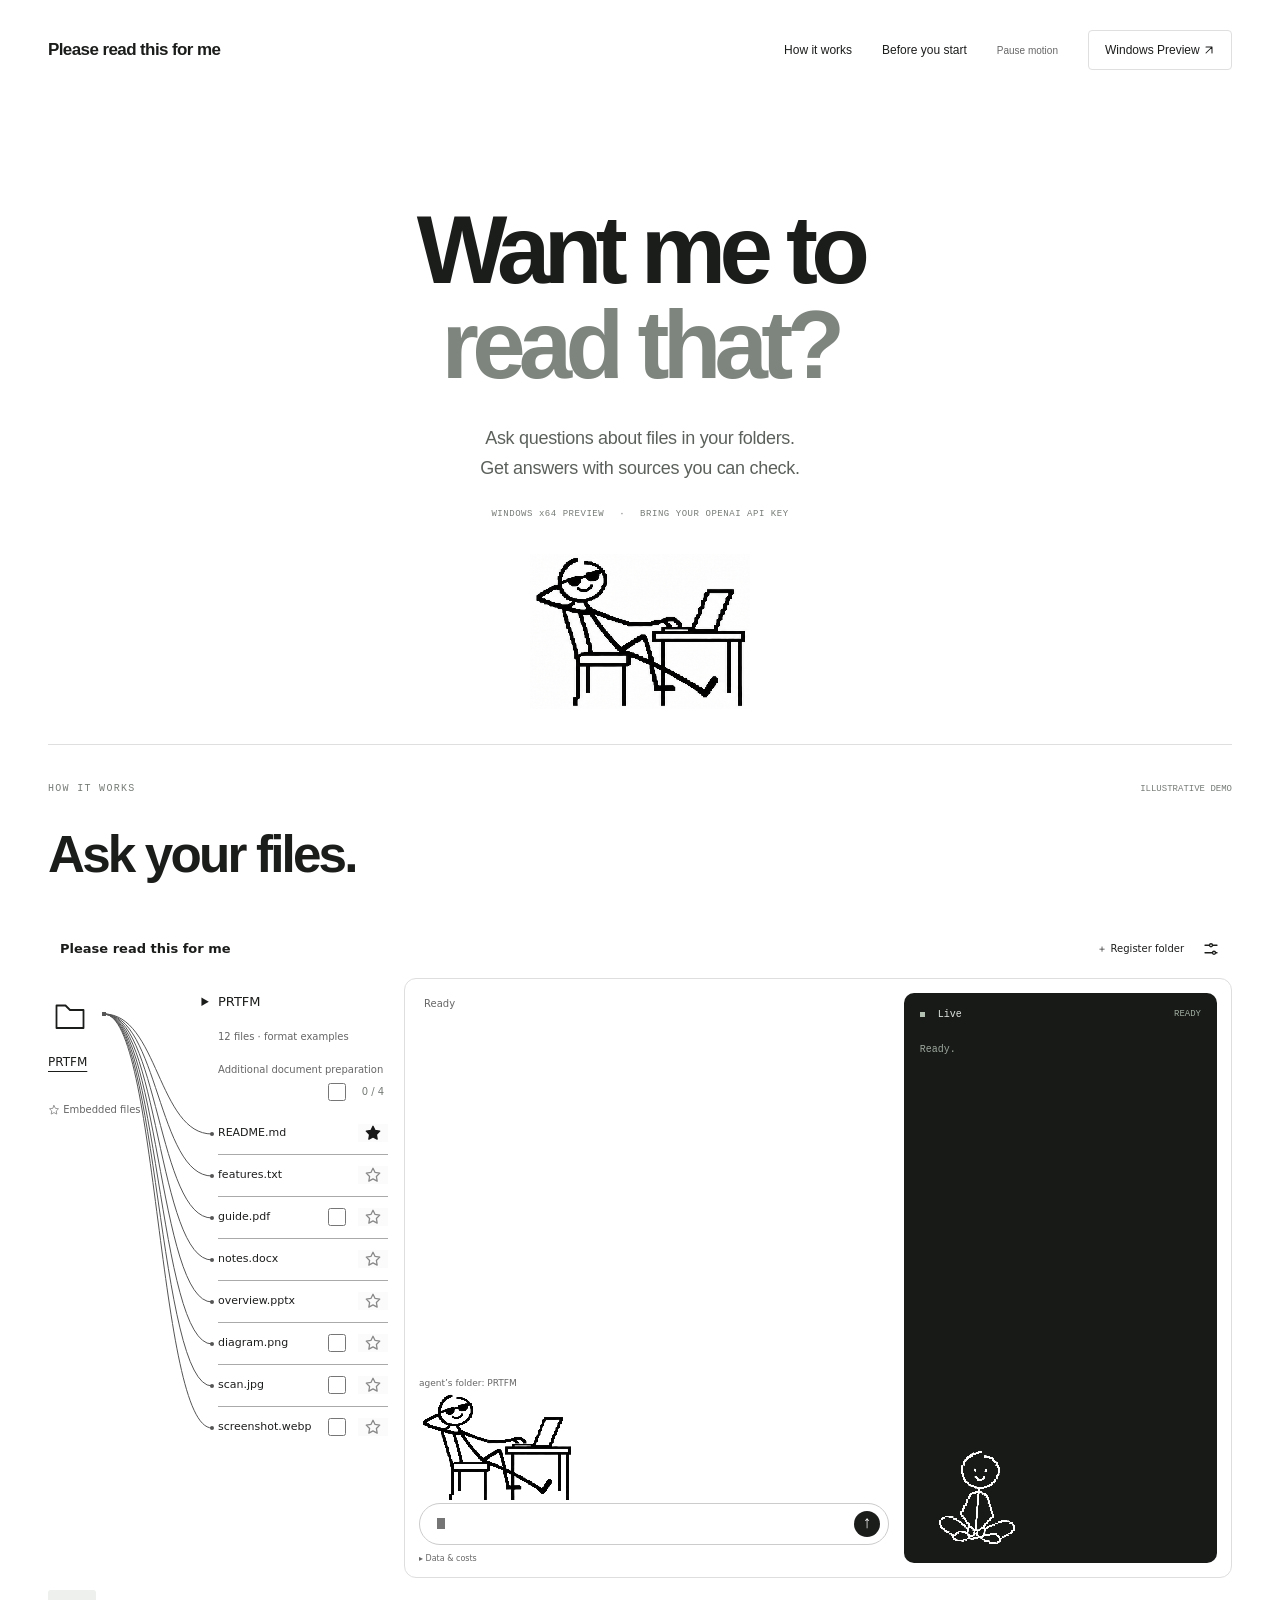
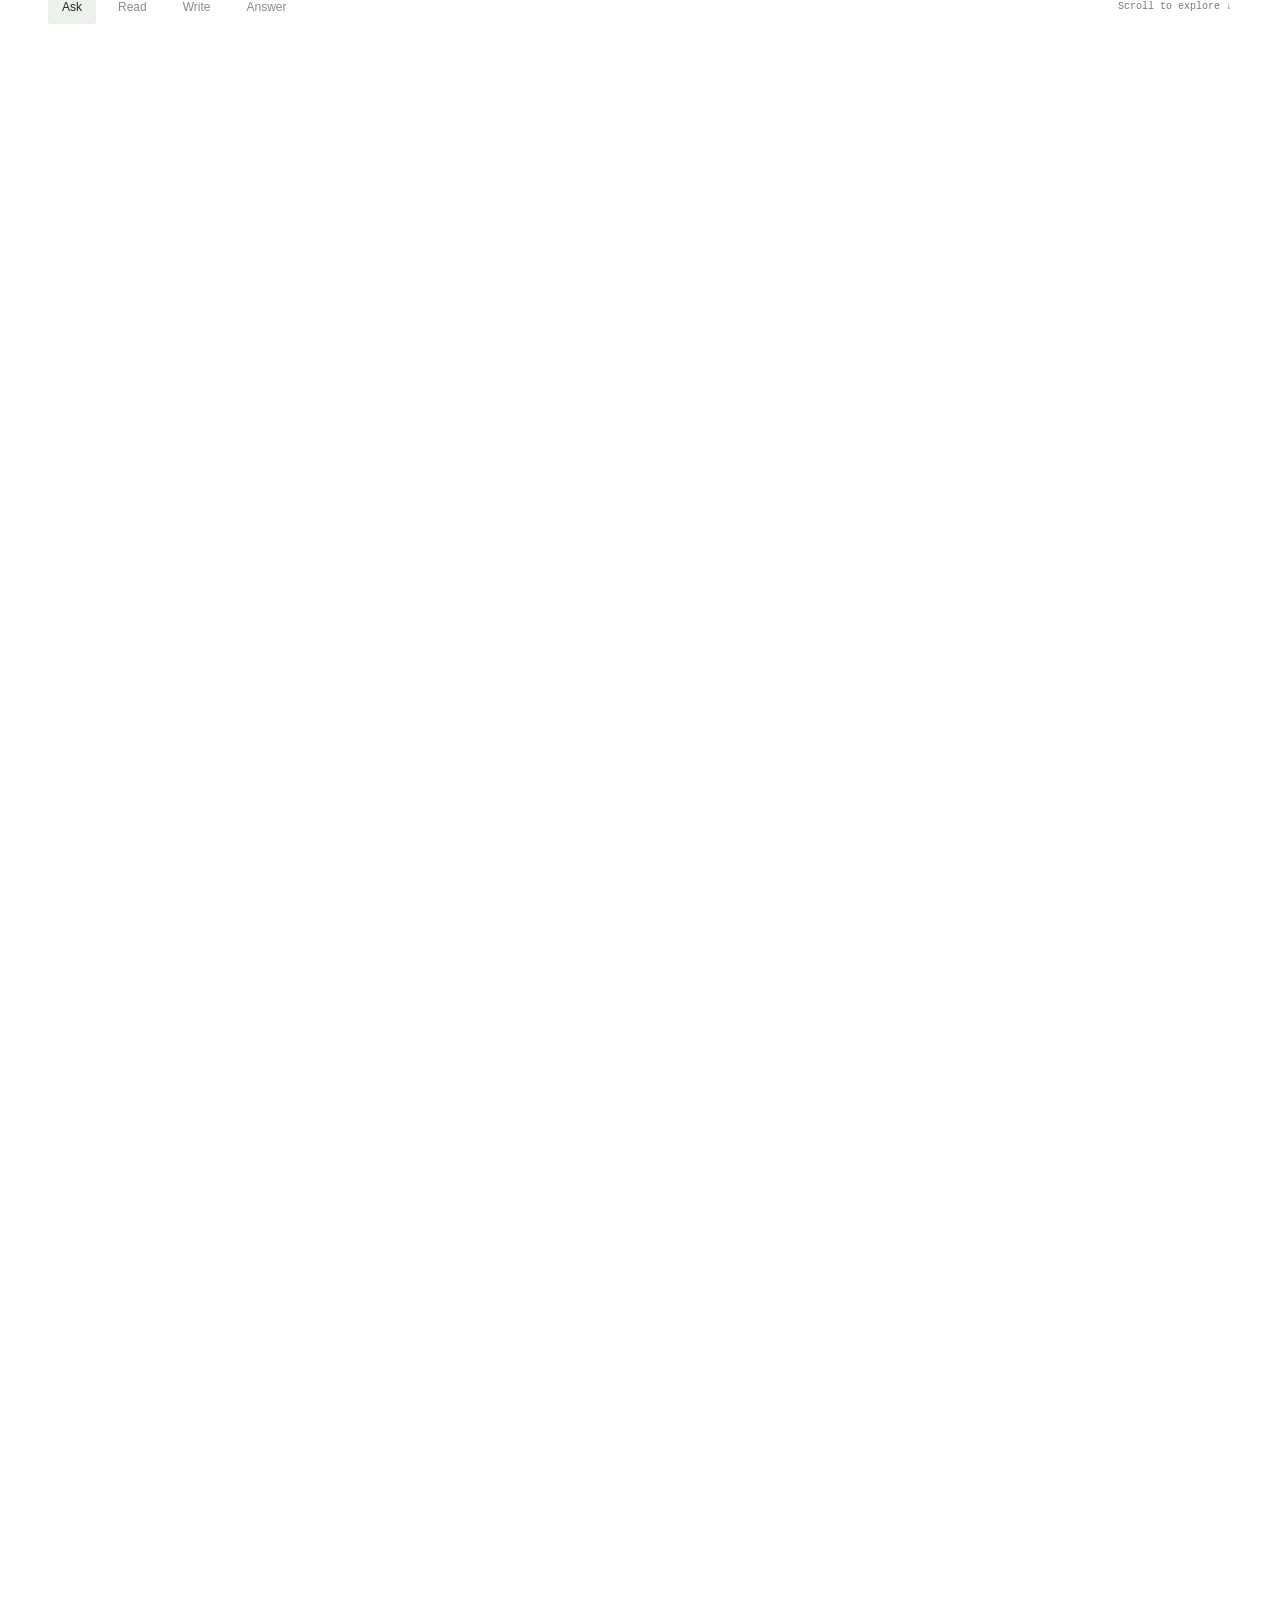
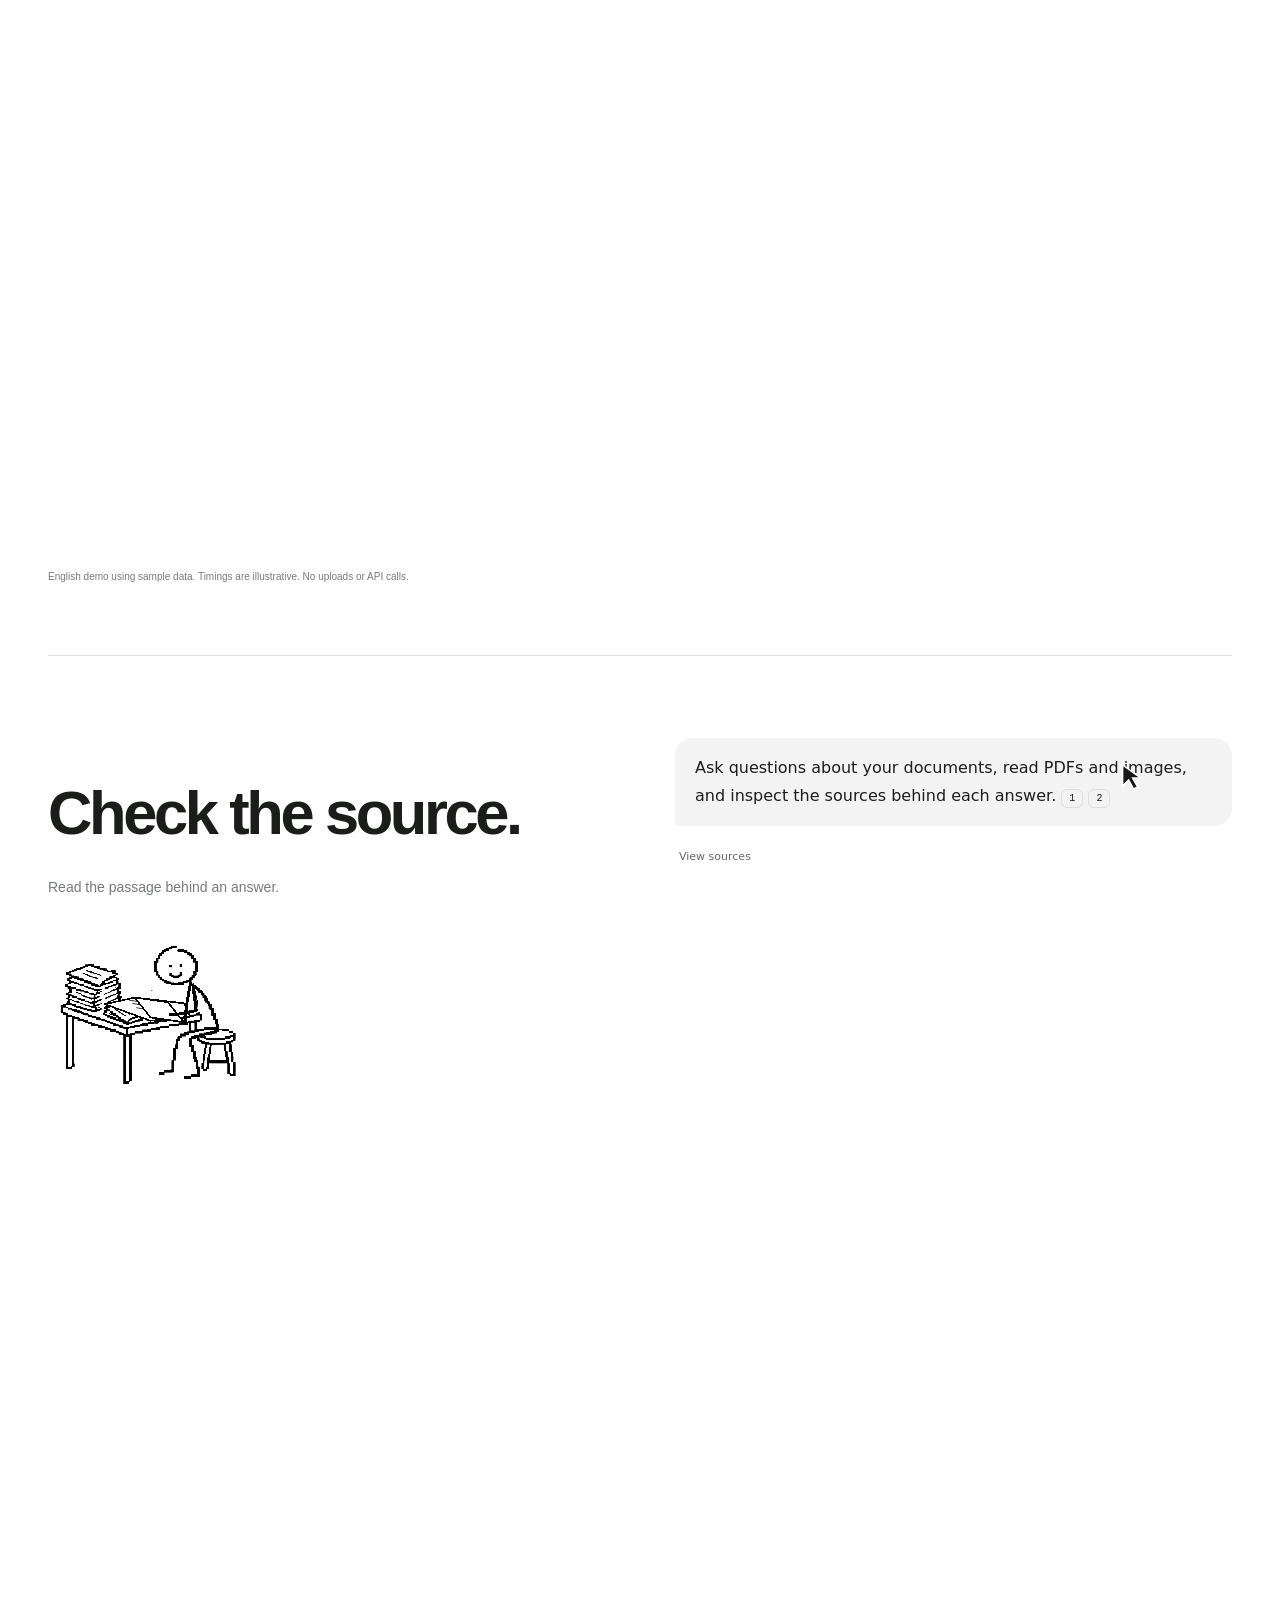
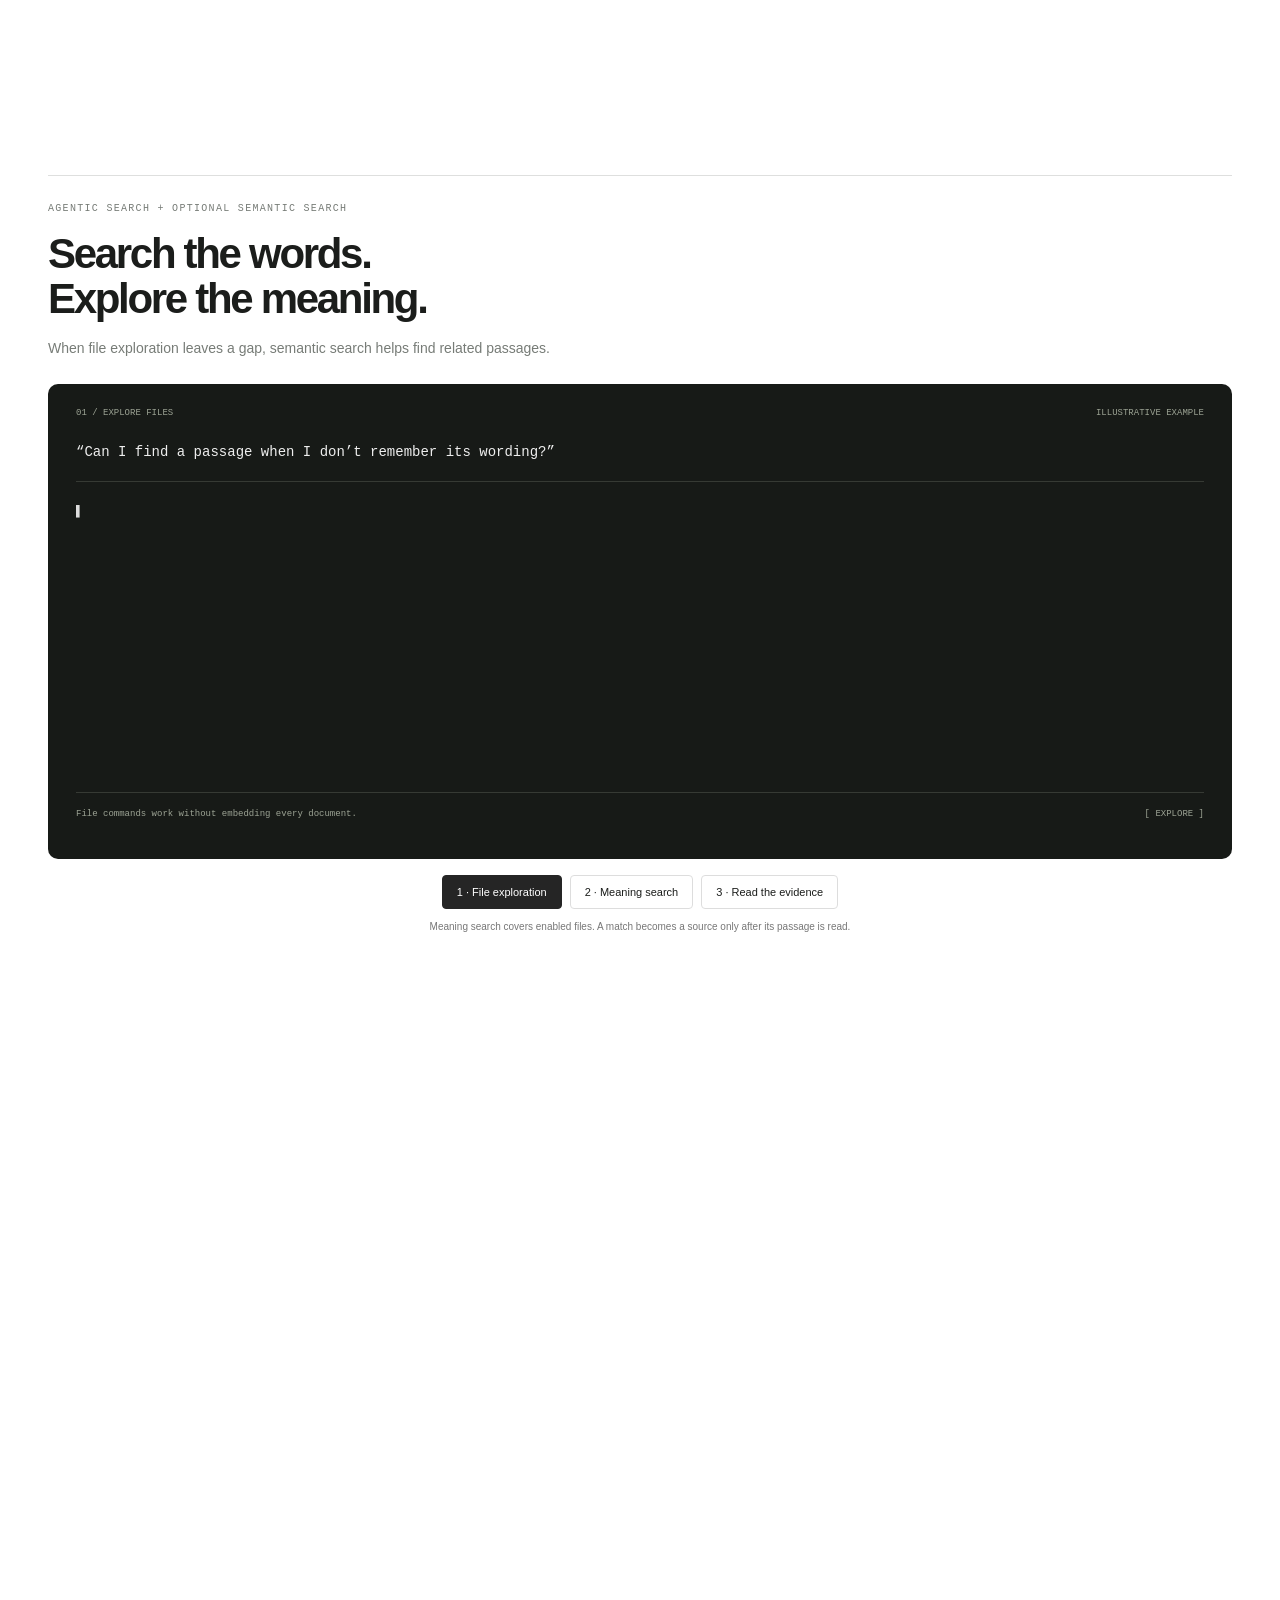
<file: index.html>
<!doctype html>
<html lang="en">
<head>
<meta charset="utf-8"><meta name="viewport" content="width=device-width,initial-scale=1">
<title>Please read this for me — Want me to read that?</title>
<meta name="description" content="Ask questions about files in your folders. Get answers with sources you can check. Windows x64 Preview.">
<link rel="stylesheet" href="styles.css"><script type="module" src="main.js"></script>
<link rel="icon" type="image/png" sizes="32x32" href="assets/favicon-32.png">
<link rel="icon" type="image/svg+xml" href="assets/favicon.svg">
<link rel="apple-touch-icon" sizes="180x180" href="assets/apple-touch-icon.png">
</head>
<body>
<a class="skip" href="#main">Skip to content</a>
<header class="masthead"><a class="brand" href="#">Please read this for me</a><nav aria-label="Main navigation"><a href="#how">How it works</a><a href="#before">Before you start</a><button id="motion-toggle" class="motion-toggle" aria-pressed="false">Pause motion</button><a class="nav-download" href="#download">Windows Preview <svg class="link-arrow" viewBox="0 0 16 16" aria-hidden="true" focusable="false"><path d="M4 12 12 4M4 4h8v8"/></svg></a></nav></header>
<main id="main">
<section class="hero" aria-labelledby="headline">

<h1 id="headline">Want me to<br><span>read that?</span></h1>
<p class="lead">Ask questions about files in your folders.<br>Get answers with sources you can check.</p>
<div class="hero-footnote">WINDOWS x64 PREVIEW <span>·</span> BRING YOUR OPENAI API KEY</div>
<div id="hero-user" class="hero-user" aria-hidden="true"></div></section>
<section id="how" class="story" aria-labelledby="story-title">
<div class="section-top"><p class="eyebrow">HOW IT WORKS</p><span class="demo-label">ILLUSTRATIVE DEMO</span></div>
<div class="story-heading"><h2 id="story-title">Ask your files.</h2></div>
<div class="scroll-track"><div class="demo-sticky">
<div class="app-preview-header"><span>Please read this for me</span><span class="app-preview-tools">＋ Register folder <svg class="ui-icon" viewBox="0 0 24 24" aria-hidden="true"><path d="M4 7h6m4 0h6M4 17h10m4 0h2"/><circle cx="12" cy="7" r="2"/><circle cx="16" cy="17" r="2"/></svg></span></div>
<div class="stage" data-step="0">
<aside class="app-folders"><div class="folder-rail"><svg class="ui-icon folder-icon" viewBox="0 0 24 24" aria-hidden="true"><path d="M3 7V5h6l3 3h9v12H3Z"/></svg><span class="folder-name">PRTFM</span><span class="embedded-label"><svg class="ui-icon" viewBox="0 0 24 24" aria-hidden="true"><path d="m12 3 2.78 5.63 6.22.91-4.5 4.39 1.06 6.2L12 17.2l-5.56 2.93 1.06-6.2L3 9.54l6.22-.91Z"/></svg> Embedded files</span></div><svg class="folder-branches" viewBox="0 0 60 190" preserveAspectRatio="none" aria-hidden="true"><path d="M0 12C30 12 20 76 60 76M0 12C30 12 20 126 60 126M0 12C30 12 20 176 60 176"/><circle cx="60" cy="76" r="2"/><circle cx="60" cy="126" r="2"/><circle cx="60" cy="176" r="2"/></svg><div class="folder-file-list"><details class="demo-folder-path"><summary class="desk-label">PRTFM</summary><p>C:\Documents\PRTFM</p></details><p class="folder-agent">12 files · format examples</p><div class="prepare-row"><span class="prepare-caption" title="PDFs and images may require AI processing and incur charges">Additional document preparation</span><label class="demo-prepare-total" title="Select all remaining documents"><input id="demo-prepare-all" type="checkbox" aria-label="Select all remaining documents"><span id="demo-prepare-count" role="status">0 / 4</span></label></div><div class="files"><span>README.md<span class="embedded"><svg class="ui-icon" viewBox="0 0 24 24" aria-hidden="true"><path d="m12 3 2.78 5.63 6.22.91-4.5 4.39 1.06 6.2L12 17.2l-5.56 2.93 1.06-6.2L3 9.54l6.22-.91Z"/></svg></span></span><span>features.txt<span class=""><svg class="ui-icon" viewBox="0 0 24 24" aria-hidden="true"><path d="m12 3 2.78 5.63 6.22.91-4.5 4.39 1.06 6.2L12 17.2l-5.56 2.93 1.06-6.2L3 9.54l6.22-.91Z"/></svg></span></span><span>guide.pdf<input class="demo-prepare-check" type="checkbox" aria-label="Select guide.pdf for document preparation"><span class=""><svg class="ui-icon" viewBox="0 0 24 24" aria-hidden="true"><path d="m12 3 2.78 5.63 6.22.91-4.5 4.39 1.06 6.2L12 17.2l-5.56 2.93 1.06-6.2L3 9.54l6.22-.91Z"/></svg></span></span><span>notes.docx<span class=""><svg class="ui-icon" viewBox="0 0 24 24" aria-hidden="true"><path d="m12 3 2.78 5.63 6.22.91-4.5 4.39 1.06 6.2L12 17.2l-5.56 2.93 1.06-6.2L3 9.54l6.22-.91Z"/></svg></span></span><span>overview.pptx<span class=""><svg class="ui-icon" viewBox="0 0 24 24" aria-hidden="true"><path d="m12 3 2.78 5.63 6.22.91-4.5 4.39 1.06 6.2L12 17.2l-5.56 2.93 1.06-6.2L3 9.54l6.22-.91Z"/></svg></span></span><span>diagram.png<input class="demo-prepare-check" type="checkbox" aria-label="Select diagram.png for document preparation"><span class=""><svg class="ui-icon" viewBox="0 0 24 24" aria-hidden="true"><path d="m12 3 2.78 5.63 6.22.91-4.5 4.39 1.06 6.2L12 17.2l-5.56 2.93 1.06-6.2L3 9.54l6.22-.91Z"/></svg></span></span><span>scan.jpg<input class="demo-prepare-check" type="checkbox" aria-label="Select scan.jpg for document preparation"><span class=""><svg class="ui-icon" viewBox="0 0 24 24" aria-hidden="true"><path d="m12 3 2.78 5.63 6.22.91-4.5 4.39 1.06 6.2L12 17.2l-5.56 2.93 1.06-6.2L3 9.54l6.22-.91Z"/></svg></span></span><span>screenshot.webp<input class="demo-prepare-check" type="checkbox" aria-label="Select screenshot.webp for document preparation"><span class=""><svg class="ui-icon" viewBox="0 0 24 24" aria-hidden="true"><path d="m12 3 2.78 5.63 6.22.91-4.5 4.39 1.06 6.2L12 17.2l-5.56 2.93 1.06-6.2L3 9.54l6.22-.91Z"/></svg></span></span><span>example.py<span class=""><svg class="ui-icon" viewBox="0 0 24 24" aria-hidden="true"><path d="m12 3 2.78 5.63 6.22.91-4.5 4.39 1.06 6.2L12 17.2l-5.56 2.93 1.06-6.2L3 9.54l6.22-.91Z"/></svg></span></span><span>app.ts<span class=""><svg class="ui-icon" viewBox="0 0 24 24" aria-hidden="true"><path d="m12 3 2.78 5.63 6.22.91-4.5 4.39 1.06 6.2L12 17.2l-5.56 2.93 1.06-6.2L3 9.54l6.22-.91Z"/></svg></span></span><span>settings.json<span class=""><svg class="ui-icon" viewBox="0 0 24 24" aria-hidden="true"><path d="m12 3 2.78 5.63 6.22.91-4.5 4.39 1.06 6.2L12 17.2l-5.56 2.93 1.06-6.2L3 9.54l6.22-.91Z"/></svg></span></span><span>config.yaml<span class=""><svg class="ui-icon" viewBox="0 0 24 24" aria-hidden="true"><path d="m12 3 2.78 5.63 6.22.91-4.5 4.39 1.06 6.2L12 17.2l-5.56 2.93 1.06-6.2L3 9.54l6.22-.91Z"/></svg></span></span></div></div></aside>
<div class="chat-shell"><div class="human-side">
<div class="conversation"><p id="chat-state" class="chat-state">Ready</p><div class="bubble" id="question" hidden>What can “Please read this for me” do for my files?</div>
<div id="demo-answer" class="demo-answer" hidden><p><strong>Ask questions about your own documents.</strong> Connect a folder, ask in plain language, and get answers with sources you can inspect. <button class="citation" id="citation" aria-expanded="false" aria-controls="demo-source" aria-label="Show source 1">1</button></p><p>Read text files directly. Prepare PDFs and images when needed, and enable semantic search for selected files. <button class="citation" id="citation-two" aria-expanded="false" aria-controls="demo-source" aria-label="Show source 2">2</button></p><p>App data is stored locally. Model calls use your OpenAI API key and may send document content to OpenAI; API charges are separate.</p></div><div id="answer-actions" hidden><button id="sources-toggle" class="answer-action" aria-expanded="false" aria-controls="demo-source">View sources</button><button id="process-toggle" class="answer-action">View steps</button></div>
<div id="demo-source" hidden><div class="source-chips"><button class="source-chip" data-source="1">1 · README.md</button><button class="source-chip" data-source="2">2 · features.txt</button></div><article class="evidence-card"><header class="source-heading"><div><span class="source-eyebrow">Saved evidence</span><h3 class="source-title">README.md</h3></div><button id="source-close" aria-label="Close source">×</button></header><p class="source-meta">Original text · lines 3–5</p><blockquote class="source-text">Connect a folder and ask questions about its documents.<br>Answers include sources you can inspect.<br>App data is stored locally; model calls may send content to OpenAI.</blockquote></article></div>
</div>
<div class="input-area"><p class="scope-label">agent’s folder: PRTFM</p><div class="input-row"><div id="user-art" class="user-art" aria-hidden="true"></div><div class="composer" aria-label="Demo question input"><span id="typed-question" aria-hidden="true"></span><span class="type-cursor" aria-hidden="true"></span><span class="send-icon" aria-hidden="true">↑</span></div></div><span class="input-notice">▸ Data &amp; costs</span></div>
</div>
<div class="terminal"><div class="terminal-head"><span><span class="terminal-dot"></span> Live</span><span id="terminal-status">READY</span></div>
<div class="terminal-content"><p id="step-caption">Ready.</p><ol class="logs"></ol></div><div id="bot-art" class="bot-art" aria-hidden="true"></div>
</div></div></div>
<div class="playback"><div class="steps" aria-label="Demo steps"><button data-step="0" aria-current="step">Ask</button><button data-step="1">Read</button><button data-step="2">Write</button><button data-step="3">Answer</button></div><span class="scroll-hint">Scroll to explore ↓</span></div>
</div></div>
<p class="demo-note">English demo using sample data. Timings are illustrative. No uploads or API calls.</p><p id="announcement" class="sr-only" aria-live="polite"></p>
<noscript><p>This demo uses JavaScript. Example: the app guide explains folder-based questions, document preparation and answers with sources. In the app, a source button lets you inspect the supporting text.</p></noscript>
</section>
<section class="evidence-track" aria-labelledby="evidence-title"><div class="evidence">
<div><h2 id="evidence-title">Check the source.</h2><p class="body-copy">Read the passage behind an answer.</p><div id="source-reader" class="source-reader" aria-hidden="true"></div></div>
<div class="source-example"><p class="source-answer">Ask questions about your documents, read PDFs and images, and inspect the sources behind each answer. <span class="citation">1</span> <span class="citation">2</span></p>
<button id="evidence-toggle" class="answer-action" aria-expanded="false" aria-controls="evidence-preview">View sources</button>
<div id="evidence-preview" hidden><div class="source-chips"><button class="source-chip" data-evidence="1" aria-expanded="false">1 · README.md</button><button class="source-chip" data-evidence="2" aria-expanded="false">2 · features.txt</button></div><article class="evidence-card" id="evidence-card" hidden><header class="source-heading"><div><span class="source-eyebrow">Saved evidence</span><h3 class="source-title">README.md</h3></div><button id="evidence-close" aria-label="Close source">×</button></header><p class="source-meta">Original text · lines 3–5</p><blockquote class="source-text"></blockquote></article></div>
<span id="source-click-ring" aria-hidden="true" hidden></span><svg id="source-pointer" width="22" height="28" viewBox="0 0 22 28" aria-hidden="true"><path d="M2 2v21l6-6 5 9 4-2-5-9h8Z" fill="#181818" stroke="white" stroke-width="1.5"/></svg>
</div></div></section>
<section id="search-methods" class="search-story" aria-labelledby="search-title"><div class="search-sticky">
<header class="search-story-heading"><p class="eyebrow">AGENTIC SEARCH + OPTIONAL SEMANTIC SEARCH</p><h2 id="search-title">Search the words.<br>Explore the meaning.</h2><p class="body-copy">When file exploration leaves a gap, semantic search helps find related passages.</p></header>
<div class="search-theatre" data-phase="0"><div class="search-scene-head"><span id="search-scene-label">01 / EXPLORE FILES</span><span>ILLUSTRATIVE EXAMPLE</span></div>
<p class="search-scene-question">“Can I find a passage when I don’t remember its wording?”</p>
<div class="search-visual">
<div class="search-console" id="search-console"><pre id="search-console-text"></pre><span class="console-caret" aria-hidden="true">▌</span></div>
<div class="vector-scene" id="vector-scene" hidden><svg id="vector-map" viewBox="0 0 800 260" role="img" aria-label="Conceptual embedding space: a fixed query compares document vectors and highlights nearby candidates"><defs><pattern id="vector-grid" width="25" height="25" patternUnits="userSpaceOnUse"><circle cx="1" cy="1" r=".6" fill="#555"/></pattern></defs><rect width="800" height="260" fill="url(#vector-grid)"/><circle id="vector-scan" cx="80" cy="185" r="0" fill="none" stroke="#b3b8ab" stroke-width="1" stroke-dasharray="3 7"/><g id="vector-links" stroke="#b3b8ab" stroke-width="1" stroke-dasharray="3 5"></g><g id="vector-points"></g><g id="vector-query"><rect x="-5" y="-5" width="10" height="10" fill="white"/><text x="14" y="4" fill="white">your question</text></g><text x="20" y="242" fill="#929792">Conceptual comparison · not measured coordinates or execution order</text></svg><div class="vector-result" id="vector-result">★ features.txt · related passage<br><span>“Locate related content through semantic similarity.”</span></div></div>
</div>
<div class="search-scene-footer"><span id="search-scene-note">File commands work without embedding every document.</span><span id="search-scene-state">[ EXPLORE ]</span></div></div>
<div class="search-controls" role="group" aria-label="Search story stages"><button data-search-phase="0" aria-pressed="true">1 · File exploration</button><button data-search-phase="1" aria-pressed="false">2 · Meaning search</button><button data-search-phase="2" aria-pressed="false">3 · Read the evidence</button></div>
<p class="search-story-caption">Meaning search covers enabled files. A match becomes a source only after its passage is read.</p>
</div></section>
<section class="workflow" aria-labelledby="workflow-title"><h2 id="workflow-title">Start with a folder.</h2><div class="workflow-list"><article><span>01</span><h3>Pick a folder.</h3><p>Choose which folder and subfolders to explore.</p></article><article><span>02</span><h3>Prepare what needs it.</h3><p>Read text directly. Review costs before PDF or image preparation.</p></article><article><span>03</span><h3>Choose semantic search.</h3><p>Embed selected files. Other files remain searchable through basic exploration.</p></article></div></section>
<section id="before" class="before" aria-labelledby="before-title"><h2 id="before-title">Before you start.</h2><div class="conditions"><details open><summary>Windows x64 Preview <span>+</span></summary><p>The desktop app is available for Windows x64 only. No macOS, iOS or Android app is currently provided.</p></details><details open><summary>Your OpenAI API key <span>+</span></summary><p>Bring your own OpenAI API key. API charges are separate. Never enter your key on this site.</p></details><details open><summary>Local storage. External model calls. <span>+</span></summary><p>App data stays in local storage. Model calls may send questions, chat context, document content and paths to OpenAI. Preparation and embedding show costs before execution.</p></details><details><summary>You manage the app data. <span>+</span></summary><p>Inspect and clean up storage in the app. Uninstalling does not delete app data.</p></details></div></section>
<section id="download" class="download"><h2>Windows Preview</h2><a class="button primary" href="https://github.com/pleasereadthisforme/pleasereadthisforme/releases/download/v0.1.25/Please.read.this.for.me.Preview_0.1.25_x64-setup.exe"><span>Download for Windows</span></a><span class="release-status">v0.1.25 · Windows x64 · Unsigned installer</span><a href="https://github.com/pleasereadthisforme/pleasereadthisforme/releases/tag/v0.1.25" class="text-link">Release notes &amp; checksums</a><a href="https://github.com/pleasereadthisforme/pleasereadthisforme" class="text-link">Project on GitHub <svg class="link-arrow" viewBox="0 0 16 16" aria-hidden="true" focusable="false"><path d="M4 12 12 4M4 4h8v8"/></svg></a></section>
</main><footer id="site-footer" class="site-footer" aria-label="Site footer">
<div class="footer-main">
<div class="footer-identity"><a class="brand" href="#">Please read this for me.</a><div id="footer-mascot" class="footer-mascot" aria-hidden="true"></div></div>
<nav class="footer-links" aria-label="Product"><h2>Product</h2><a href="#how">Overview</a><a href="#download">Download</a></nav>
<nav class="footer-links" aria-label="Project"><h2>Project</h2><a href="https://github.com/pleasereadthisforme/pleasereadthisforme">GitHub <svg class="link-arrow" viewBox="0 0 16 16" aria-hidden="true" focusable="false"><path d="M4 12 12 4M4 4h8v8"/></svg></a><a href="https://github.com/pleasereadthisforme/pleasereadthisforme/issues">Issues <svg class="link-arrow" viewBox="0 0 16 16" aria-hidden="true" focusable="false"><path d="M4 12 12 4M4 4h8v8"/></svg></a></nav>
</div>
<div class="footer-bottom"><span>© 2026 ayaan</span><a href="licensing.html">AGPL-3.0-only</a><div class="footer-policies"><a href="privacy.html">Privacy</a><a href="terms.html">Terms</a></div><a class="footer-top" href="#">↑ Top</a></div>
</footer>
<script type="module" src="search-story.js"></script></body></html>
</file>
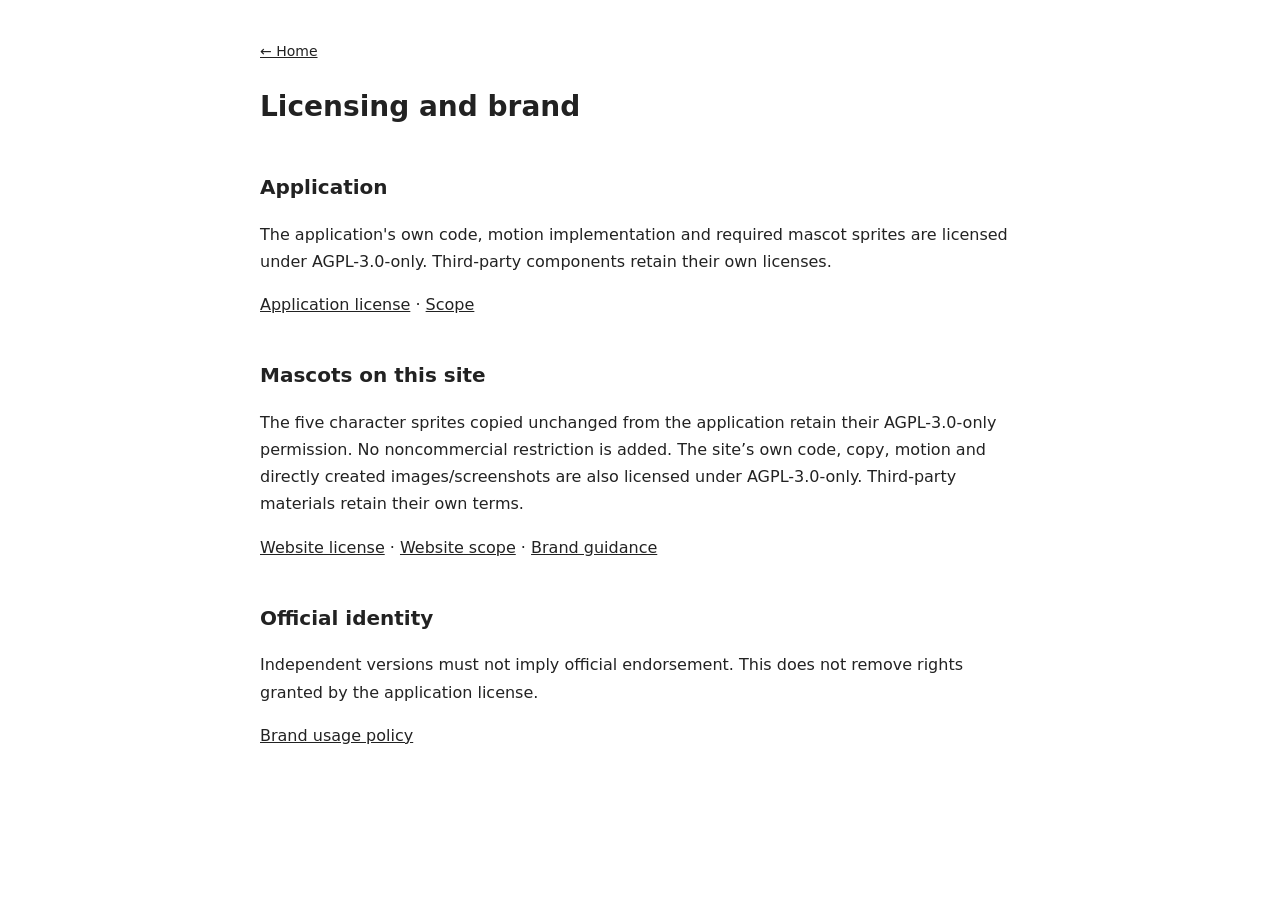
<file: licensing.html>
<!doctype html><html lang="en"><meta charset="utf-8"><meta name="viewport" content="width=device-width,initial-scale=1"><title>Licensing | Please read this for me</title><link rel="stylesheet" href="policy.css"><link rel="icon" type="image/png" sizes="32x32" href="assets/favicon-32.png">
<link rel="icon" type="image/svg+xml" href="assets/favicon.svg">
<link rel="apple-touch-icon" sizes="180x180" href="assets/apple-touch-icon.png">
<body><nav><a href="index.html">← Home</a></nav><main><h1>Licensing and brand</h1><h2>Application</h2><p>The application's own code, motion implementation and required mascot sprites are licensed under AGPL-3.0-only. Third-party components retain their own licenses.</p><p><a href="https://github.com/pleasereadthisforme/pleasereadthisforme/blob/main/LICENSE">Application license</a> · <a href="https://github.com/pleasereadthisforme/pleasereadthisforme/blob/main/LICENSING.md">Scope</a></p><h2>Mascots on this site</h2><p>The five character sprites copied unchanged from the application retain their AGPL-3.0-only permission. No noncommercial restriction is added. The site’s own code, copy, motion and directly created images/screenshots are also licensed under AGPL-3.0-only. Third-party materials retain their own terms.</p><p><a href="LICENSE">Website license</a> · <a href="LICENSING.md">Website scope</a> · <a href="BRAND_USAGE.md">Brand guidance</a></p><h2>Official identity</h2><p>Independent versions must not imply official endorsement. This does not remove rights granted by the application license.</p><p><a href="https://github.com/pleasereadthisforme/pleasereadthisforme/blob/main/BRAND_USAGE.md">Brand usage policy</a></p></main></body></html>
</file>
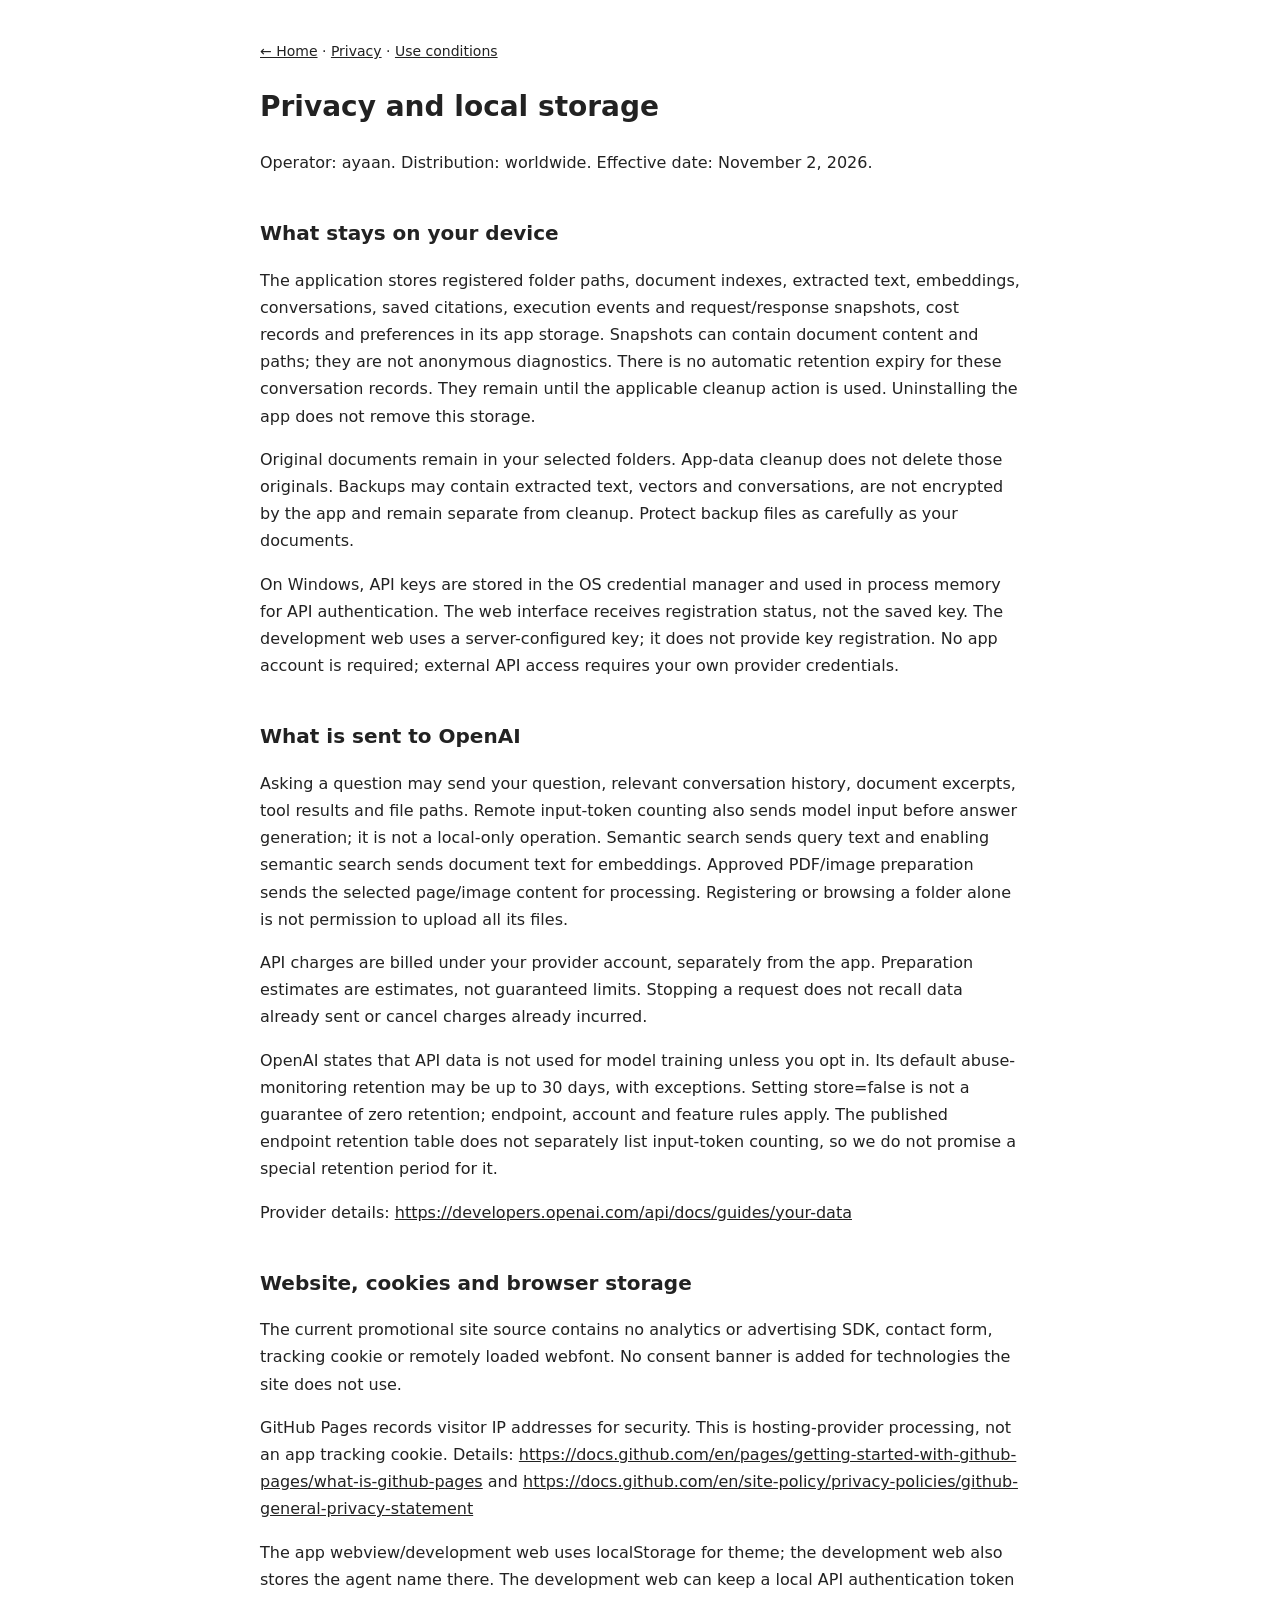
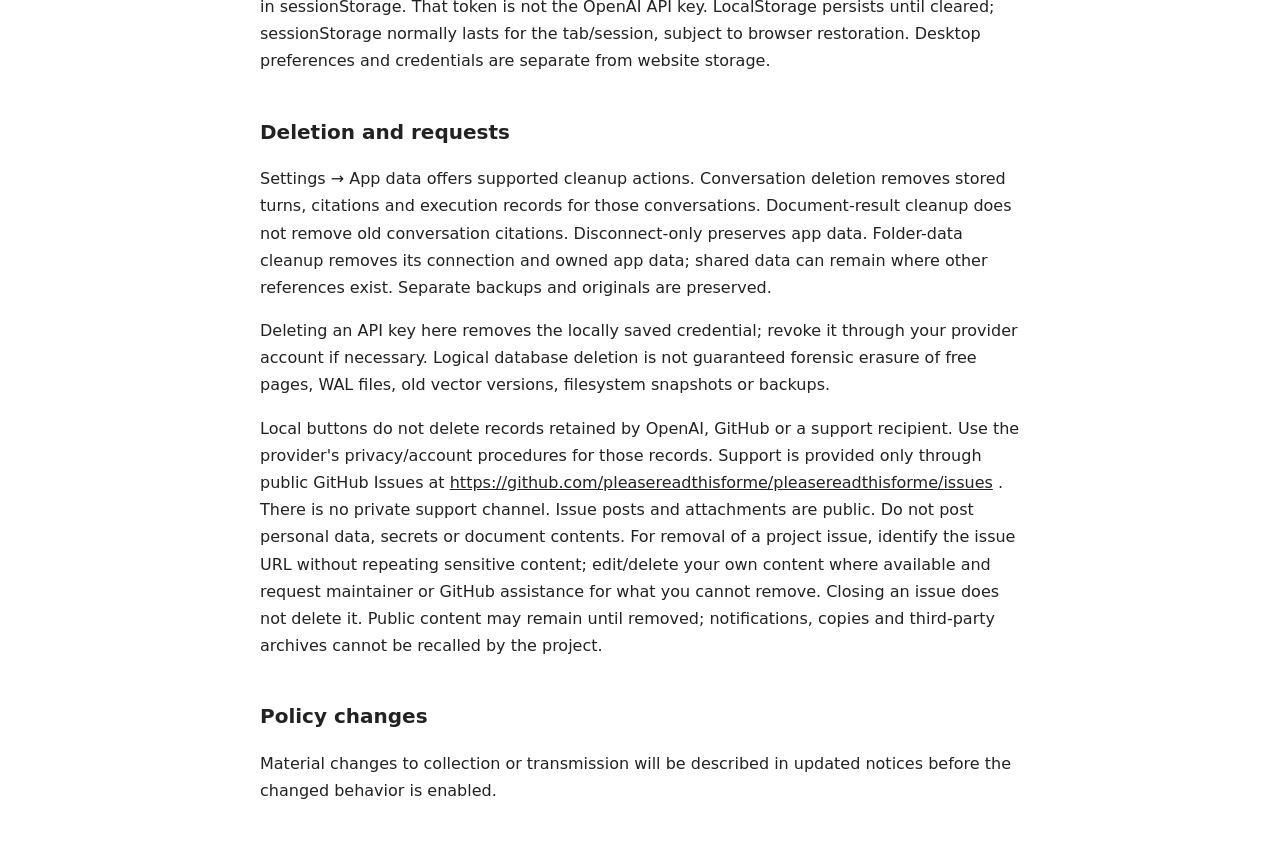
<file: privacy.html>
<!doctype html><html lang="en"><meta charset="utf-8"><meta name="viewport" content="width=device-width,initial-scale=1"><title>Privacy | Please read this for me</title><link rel="stylesheet" href="policy.css"><link rel="icon" type="image/png" sizes="32x32" href="assets/favicon-32.png">
<link rel="icon" type="image/svg+xml" href="assets/favicon.svg">
<link rel="apple-touch-icon" sizes="180x180" href="assets/apple-touch-icon.png">
<body><nav><a href="index.html">← Home</a> · <a href="privacy.html">Privacy</a> · <a href="terms.html">Use conditions</a></nav><main><h1>Privacy and local storage</h1>
<p>Operator: ayaan. Distribution: worldwide. Effective date: November 2, 2026.</p>
<h2>What stays on your device</h2>
<p>The application stores registered folder paths, document indexes, extracted text, embeddings, conversations, saved citations, execution events and request/response snapshots, cost records and preferences in its app storage. Snapshots can contain document content and paths; they are not anonymous diagnostics. There is no automatic retention expiry for these conversation records. They remain until the applicable cleanup action is used. Uninstalling the app does not remove this storage.</p>
<p>Original documents remain in your selected folders. App-data cleanup does not delete those originals. Backups may contain extracted text, vectors and conversations, are not encrypted by the app and remain separate from cleanup. Protect backup files as carefully as your documents.</p>
<p>On Windows, API keys are stored in the OS credential manager and used in process memory for API authentication. The web interface receives registration status, not the saved key. The development web uses a server-configured key; it does not provide key registration. No app account is required; external API access requires your own provider credentials.</p>
<h2>What is sent to OpenAI</h2>
<p>Asking a question may send your question, relevant conversation history, document excerpts, tool results and file paths. Remote input-token counting also sends model input before answer generation; it is not a local-only operation. Semantic search sends query text and enabling semantic search sends document text for embeddings. Approved PDF/image preparation sends the selected page/image content for processing. Registering or browsing a folder alone is not permission to upload all its files.</p>
<p>API charges are billed under your provider account, separately from the app. Preparation estimates are estimates, not guaranteed limits. Stopping a request does not recall data already sent or cancel charges already incurred.</p>
<p>OpenAI states that API data is not used for model training unless you opt in. Its default abuse-monitoring retention may be up to 30 days, with exceptions. Setting store=false is not a guarantee of zero retention; endpoint, account and feature rules apply. The published endpoint retention table does not separately list input-token counting, so we do not promise a special retention period for it.</p>
<p>Provider details: <a href="https://developers.openai.com/api/docs/guides/your-data">https://developers.openai.com/api/docs/guides/your-data</a></p>
<h2>Website, cookies and browser storage</h2>
<p>The current promotional site source contains no analytics or advertising SDK, contact form, tracking cookie or remotely loaded webfont. No consent banner is added for technologies the site does not use.</p>
<p>GitHub Pages records visitor IP addresses for security. This is hosting-provider processing, not an app tracking cookie. Details: <a href="https://docs.github.com/en/pages/getting-started-with-github-pages/what-is-github-pages">https://docs.github.com/en/pages/getting-started-with-github-pages/what-is-github-pages</a> and <a href="https://docs.github.com/en/site-policy/privacy-policies/github-general-privacy-statement">https://docs.github.com/en/site-policy/privacy-policies/github-general-privacy-statement</a></p>
<p>The app webview/development web uses localStorage for theme; the development web also stores the agent name there. The development web can keep a local API authentication token in sessionStorage. That token is not the OpenAI API key. LocalStorage persists until cleared; sessionStorage normally lasts for the tab/session, subject to browser restoration. Desktop preferences and credentials are separate from website storage.</p>
<h2>Deletion and requests</h2>
<p>Settings → App data offers supported cleanup actions. Conversation deletion removes stored turns, citations and execution records for those conversations. Document-result cleanup does not remove old conversation citations. Disconnect-only preserves app data. Folder-data cleanup removes its connection and owned app data; shared data can remain where other references exist. Separate backups and originals are preserved.</p>
<p>Deleting an API key here removes the locally saved credential; revoke it through your provider account if necessary. Logical database deletion is not guaranteed forensic erasure of free pages, WAL files, old vector versions, filesystem snapshots or backups.</p>
<p>Local buttons do not delete records retained by OpenAI, GitHub or a support recipient. Use the provider&#x27;s privacy/account procedures for those records. Support is provided only through public GitHub Issues at <a href="https://github.com/pleasereadthisforme/pleasereadthisforme/issues">https://github.com/pleasereadthisforme/pleasereadthisforme/issues</a> . There is no private support channel. Issue posts and attachments are public. Do not post personal data, secrets or document contents. For removal of a project issue, identify the issue URL without repeating sensitive content; edit/delete your own content where available and request maintainer or GitHub assistance for what you cannot remove. Closing an issue does not delete it. Public content may remain until removed; notifications, copies and third-party archives cannot be recalled by the project.</p>
<h2>Policy changes</h2>
<p>Material changes to collection or transmission will be described in updated notices before the changed behavior is enabled.</p></main></body></html>
</file>
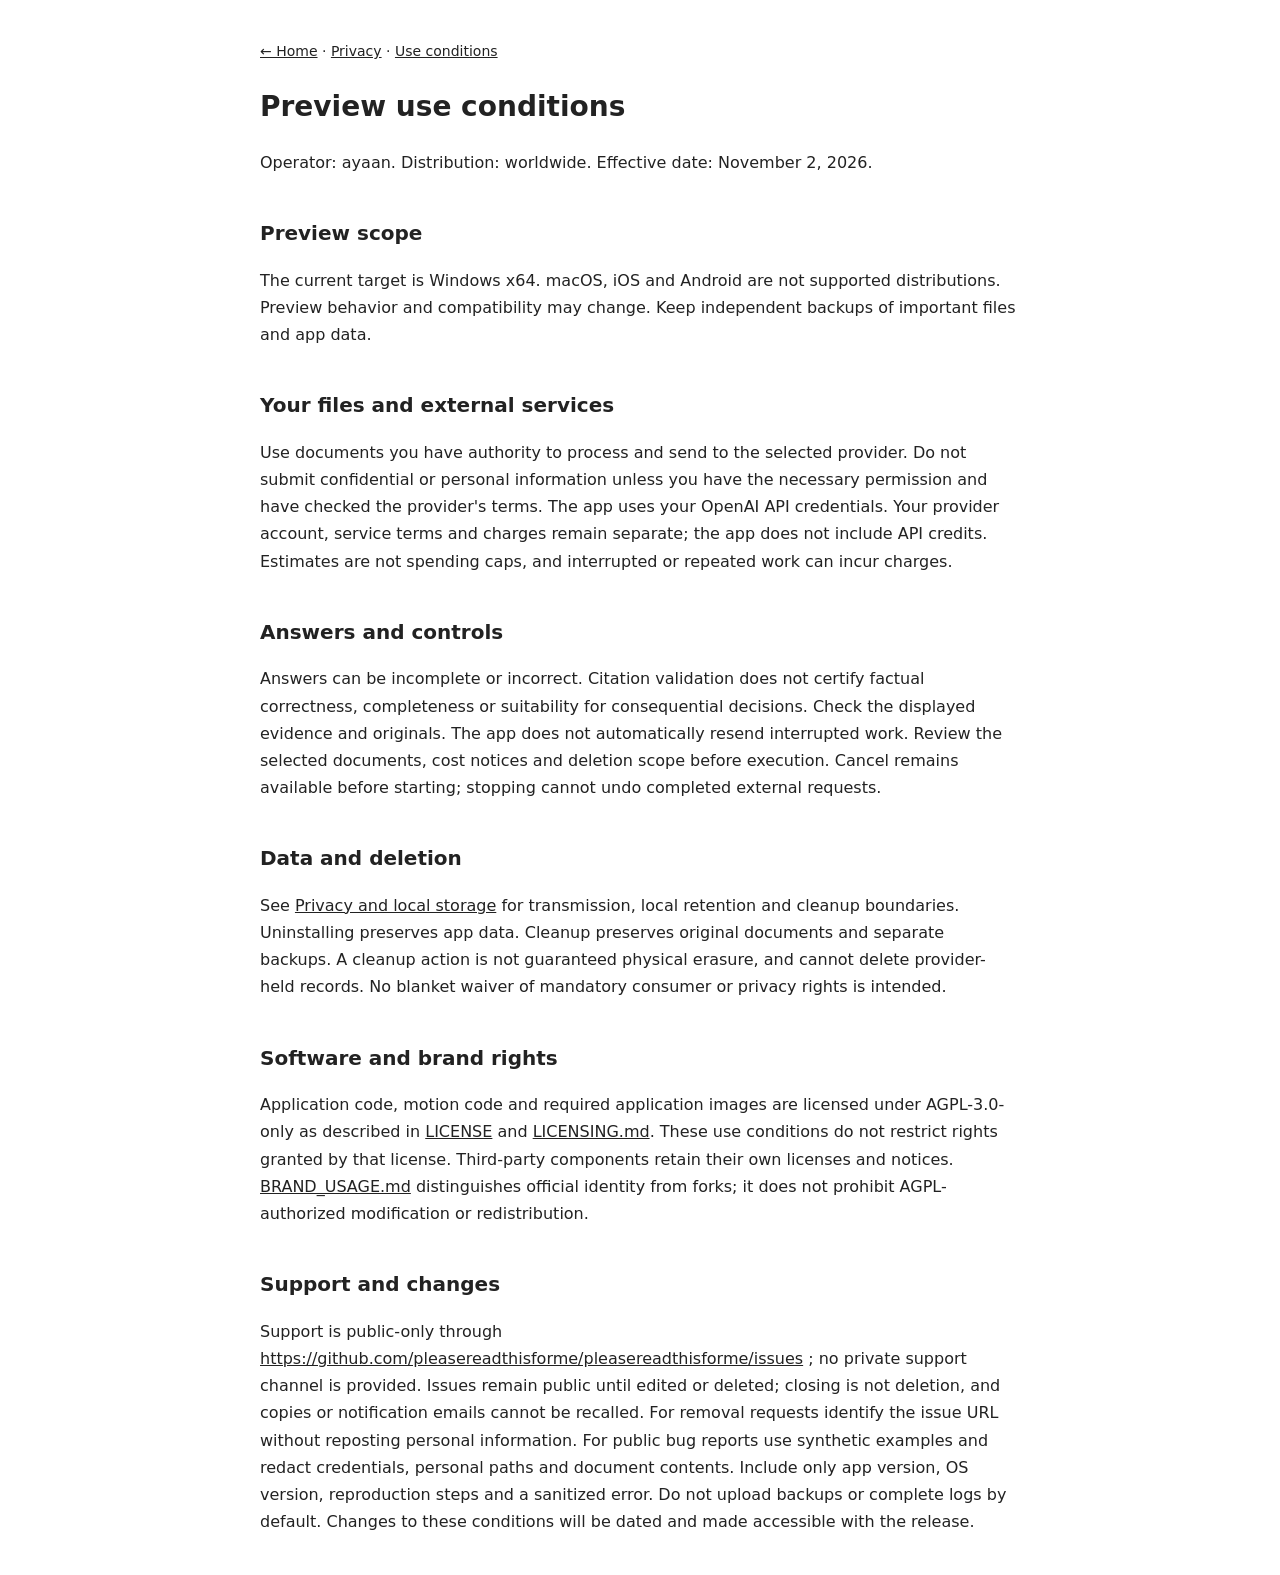
<file: terms.html>
<!doctype html><html lang="en"><meta charset="utf-8"><meta name="viewport" content="width=device-width,initial-scale=1"><title>Use conditions | Please read this for me</title><link rel="stylesheet" href="policy.css"><link rel="icon" type="image/png" sizes="32x32" href="assets/favicon-32.png">
<link rel="icon" type="image/svg+xml" href="assets/favicon.svg">
<link rel="apple-touch-icon" sizes="180x180" href="assets/apple-touch-icon.png">
<body><nav><a href="index.html">← Home</a> · <a href="privacy.html">Privacy</a> · <a href="terms.html">Use conditions</a></nav><main><h1>Preview use conditions</h1>
<p>Operator: ayaan. Distribution: worldwide. Effective date: November 2, 2026.</p>
<h2>Preview scope</h2>
<p>The current target is Windows x64. macOS, iOS and Android are not supported distributions. Preview behavior and compatibility may change. Keep independent backups of important files and app data.</p>
<h2>Your files and external services</h2>
<p>Use documents you have authority to process and send to the selected provider. Do not submit confidential or personal information unless you have the necessary permission and have checked the provider&#x27;s terms. The app uses your OpenAI API credentials. Your provider account, service terms and charges remain separate; the app does not include API credits. Estimates are not spending caps, and interrupted or repeated work can incur charges.</p>
<h2>Answers and controls</h2>
<p>Answers can be incomplete or incorrect. Citation validation does not certify factual correctness, completeness or suitability for consequential decisions. Check the displayed evidence and originals. The app does not automatically resend interrupted work. Review the selected documents, cost notices and deletion scope before execution. Cancel remains available before starting; stopping cannot undo completed external requests.</p>
<h2>Data and deletion</h2>
<p>See <a href="privacy.html">Privacy and local storage</a> for transmission, local retention and cleanup boundaries. Uninstalling preserves app data. Cleanup preserves original documents and separate backups. A cleanup action is not guaranteed physical erasure, and cannot delete provider-held records. No blanket waiver of mandatory consumer or privacy rights is intended.</p>
<h2>Software and brand rights</h2>
<p>Application code, motion code and required application images are licensed under AGPL-3.0-only as described in <a href="https://github.com/pleasereadthisforme/pleasereadthisforme/blob/main/LICENSE">LICENSE</a> and <a href="https://github.com/pleasereadthisforme/pleasereadthisforme/blob/main/LICENSING.md">LICENSING.md</a>. These use conditions do not restrict rights granted by that license. Third-party components retain their own licenses and notices. <a href="BRAND_USAGE.md">BRAND_USAGE.md</a> distinguishes official identity from forks; it does not prohibit AGPL-authorized modification or redistribution.</p>
<h2>Support and changes</h2>
<p>Support is public-only through <a href="https://github.com/pleasereadthisforme/pleasereadthisforme/issues">https://github.com/pleasereadthisforme/pleasereadthisforme/issues</a> ; no private support channel is provided. Issues remain public until edited or deleted; closing is not deletion, and copies or notification emails cannot be recalled. For removal requests identify the issue URL without reposting personal information. For public bug reports use synthetic examples and redact credentials, personal paths and document contents. Include only app version, OS version, reproduction steps and a sanitized error. Do not upload backups or complete logs by default. Changes to these conditions will be dated and made accessible with the release.</p></main></body></html>
</file>
<file: styles.css>
:root{color-scheme:light;--ink:#1b1d1b;--muted:#777c77;--line:#dedfde;--paper:#f5f6f5}*{box-sizing:border-box}html{scroll-behavior:smooth;scroll-padding-top:28px}body{margin:0;background:#fff;color:var(--ink);font-family:Arial,Helvetica,sans-serif;-webkit-font-smoothing:antialiased}a{color:inherit;text-decoration:none}button{font:inherit;color:inherit;cursor:pointer}button:disabled{cursor:default}a,button,summary{-webkit-tap-highlight-color:transparent}a:focus-visible,button:focus-visible,summary:focus-visible{outline:2px solid #7d897d;outline-offset:5px}[hidden]{display:none!important}.skip{position:fixed;top:-100px;background:white;padding:16px;z-index:9}.skip:focus{top:0}.masthead,main,footer{max-width:1320px;margin:auto}.masthead{display:flex;align-items:center;justify-content:space-between;padding:30px 48px}.brand{font-size:17px;line-height:1.05;font-weight:750;letter-spacing:-.6px}.brand span{color:#888}nav{display:flex;align-items:center;gap:30px;font-size:12px}.nav-download{border:1px solid var(--line);padding:12px 16px;border-radius:4px}.hero{text-align:center;padding:90px 24px 100px}.eyebrow,.demo-label,.hero-footnote,.terminal,.side-note,.file-count,.scene-caption,.paper-top,.paper-lines,.paper-bottom,.workflow-list article>span,.release-status,footer>span{font-family:ui-monospace,Consolas,monospace}.eyebrow{font-size:10px;letter-spacing:.13em;font-weight:500;color:var(--muted);line-height:1.7}.tiny-square{display:inline-block;width:6px;height:6px;background:var(--ink);margin:0 8px 1px 0}h1{font-size:clamp(64px,7.5vw,108px);font-weight:550;letter-spacing:-.07em;line-height:.99;margin:32px 0}h1 span{color:#7e847e}.lead{font-size:18px;line-height:1.65;letter-spacing:-.3px;color:#5c615c}.button{display:inline-flex;align-items:center;justify-content:center;gap:10px;padding:15px 20px;border-radius:4px;font-size:13px;line-height:18px}.primary{color:white;background:var(--ink)}.primary:hover{background:#404540}.text-link{font-size:13px;border-bottom:1px solid #bbb;padding:7px 0}.hero-footnote{font-size:9px;letter-spacing:.06em;color:var(--muted);margin-top:26px}.hero-footnote span{padding:0 9px}.story,.evidence,.workflow,.before,.download{margin:0 48px}.section-top{display:flex;align-items:center;justify-content:space-between;border-top:1px solid var(--line);padding-top:25px}.demo-label{font-size:9px;letter-spacing:.05em;color:var(--muted)}.story-heading{display:flex;align-items:end;justify-content:space-between;margin:25px 0 35px}h2{font-size:clamp(32px,4vw,52px);line-height:1.08;letter-spacing:-.055em;font-weight:550;margin:0}.story-heading>p{font-size:14px;line-height:1.7;color:var(--muted);margin:0}.stage{display:grid;grid-template-columns:1fr 1fr;border:1px solid var(--line);border-radius:9px;overflow:hidden;min-height:465px;background:#fff}.human-side{position:relative;padding:26px;min-width:0;min-height:465px}.desk-label{display:flex;align-items:center;gap:9px;font:12px ui-monospace,monospace}.square-outline{width:13px;height:10px;display:inline-block;border:1px solid var(--ink)}.file-count{margin-left:auto;color:var(--muted);font-size:10px}.files{display:flex;flex-wrap:wrap;gap:8px;margin-top:18px;max-width:360px}.files span{font:10px ui-monospace,monospace;padding:7px 9px;border:1px solid var(--line);background:#fafbfa}.bubble{position:relative;z-index:1;margin:30px 0 0 auto;max-width:260px;font-size:18px;line-height:1.5;letter-spacing:-.5px}.user-art{position:absolute;bottom:70px;left:26px;width:230px;height:170px}.character-art{display:block;width:100%;height:100%;image-rendering:pixelated}.composer{position:absolute;bottom:33px;left:26px;right:26px;display:flex;align-items:center;gap:12px;border:1px solid #ccc;border-radius:30px;padding:9px 10px 9px 15px;font-size:10px;color:#777}.send-icon{background:var(--ink);color:#fff;width:25px;height:25px;display:grid;place-items:center;border-radius:50%;font-size:17px;flex:none;margin-left:auto}.side-note{position:absolute;bottom:12px;left:26px;font-size:8px;letter-spacing:.12em;color:var(--muted)}.terminal{background:#191c19;color:#e1e5e1;position:relative;padding:24px;min-width:0;min-height:465px;font-size:11px}.terminal-head{display:flex;justify-content:space-between;border-bottom:1px solid #383d38;padding-bottom:18px;font-size:10px}.terminal-head>span:last-child{color:#a1ada1;font-size:9px}.terminal-dot{display:inline-block;width:5px;height:5px;background:#b2c0b2;margin-right:7px}.terminal-content{position:relative;z-index:1}.terminal-content>p{font-size:11px;color:#a9b1a9;margin:22px 0}.logs{list-style:none;padding:0;margin:24px 0;display:grid;gap:14px}.logs li{display:flex;align-items:center;gap:12px;color:#717971}.logs li.complete{color:#c7d1c7}.logs li.active{color:#fff}.log-mark{font-size:9px;min-width:49px;white-space:pre}.bot-art{position:absolute;right:22px;bottom:28px;width:145px;height:145px;filter:invert(1);mix-blend-mode:screen;pointer-events:none}.terminal .side-note{color:#7f897f}.demo-answer{padding:12px 0 135px;line-height:1.8}.demo-answer p{margin:0}.citation{font:10px ui-monospace,monospace;padding:3px 7px;border:1px solid #667066;background:none;color:#e1e5e1;border-radius:3px}.demo-source{padding:12px;border-left:1px solid #8a998a;margin:13px 0 0;background:#252b25}.demo-source>span{font-size:9px;color:#aebbae}.demo-source blockquote{margin:8px 0 0;font-size:10px}.playback{display:flex;justify-content:space-between;gap:15px;align-items:center;padding:20px 0}.steps{display:flex;gap:8px}.steps button{border:0;background:none;color:#898e89;padding:10px 14px;font-size:12px;border-radius:3px}.steps button span{font:9px ui-monospace,monospace;margin-right:8px}.steps button[aria-current=step]{background:#edf0ed;color:#202720}.play-button{border:1px solid #cdd1cd;background:white;font-size:11px;padding:11px 16px;border-radius:3px;min-width:112px}.play-button:hover{background:#f2f4f2}.demo-note{font-size:10px;color:var(--muted);margin:0 0 70px;line-height:1.7}.evidence{display:grid;grid-template-columns:1fr 1fr;gap:70px;padding:100px 0;border-top:1px solid var(--line);align-items:center}.evidence h2{font-size:clamp(40px,4.8vw,64px);margin-top:28px}.body-copy{font-size:14px;color:var(--muted);line-height:1.9;margin-top:28px}.paper{border:1px solid #ccc;background:#fff;box-shadow:8px 8px 0 #f2f3f2;transform:rotate(-2deg);padding:24px 0}.paper-top{padding:0 22px 24px;display:flex;justify-content:space-between;font-size:11px}.paper-top>span{font-size:8px;color:var(--muted)}.paper-lines p{font-size:11px;line-height:1.9;padding:7px 16px;margin:0;overflow-wrap:anywhere}.paper-lines p>span{color:#9a9e9a;margin-right:22px;font-size:9px}.highlight{background:#edf0ed}.paper-bottom{border-top:1px solid var(--line);margin:20px 22px 0;padding-top:18px;font-size:10px}.source-number{display:inline-grid;place-items:center;border:1px solid #abb2ab;width:19px;height:19px;border-radius:3px;margin-right:8px}.workflow{border-top:1px solid var(--line);padding:75px 0}.workflow h2{margin-top:24px}.workflow-list{display:grid;grid-template-columns:repeat(3,1fr);gap:40px;margin-top:50px}.workflow-list article{border-top:1px solid #adb4ad;padding-top:18px}.workflow-list article>span{font-size:10px;color:var(--muted)}h3{font-size:20px;letter-spacing:-.6px;font-weight:550}.workflow-list p{font-size:13px;line-height:1.85;color:#686e68}.before{display:grid;grid-template-columns:1fr 1.3fr;column-gap:70px;border-top:1px solid var(--line);padding:80px 0}.before>.eyebrow{grid-column:1/-1;margin-bottom:30px}.conditions details{border-top:1px solid var(--line);padding:20px 0}.conditions details:last-child{border-bottom:1px solid var(--line)}summary{list-style:none;cursor:pointer;font-size:14px;display:flex;gap:12px;justify-content:space-between;line-height:1.5}summary::-webkit-details-marker{display:none}summary>span{color:#7d847d}details[open] summary>span{transform:rotate(45deg)}details p{font-size:12px;color:#747a74;line-height:1.8;padding-right:25px;margin-bottom:0}.download{text-align:center;padding:95px 20px 110px;background:#f5f6f5;border:1px solid var(--line)}.download h2{margin:30px 0}.download>p{font-size:13px;color:#676d67}.release-status{display:block;font-size:10px;color:#777e77;margin:25px 0}.download .text-link{display:inline-block}footer{display:flex;justify-content:space-between;align-items:center;gap:25px;padding:40px 48px;font-size:11px}footer .brand{font-size:13px}footer>span{font-size:8px;color:#8a8f8a}.sr-only{position:absolute;width:1px;height:1px;overflow:hidden;clip-path:inset(50%);white-space:nowrap}@keyframes signal{to{opacity:.35}}@media(max-width:900px){.masthead{padding:24px}.story,.evidence,.workflow,.before,.download{margin-left:24px;margin-right:24px}.hero{padding:65px 24px 75px}h1{font-size:80px}.user-art{width:185px;height:140px;left:18px}.human-side,.terminal{padding:20px}.bubble{font-size:16px}.evidence{gap:35px}.before{column-gap:35px}.steps button{padding:9px}.bot-art{width:120px;height:120px}footer{padding:30px 24px}}@media(max-width:600px){.masthead{padding:20px}.brand{font-size:15px}nav{gap:15px}nav>a:not(.nav-download){display:none}.nav-download{font-size:10px;padding:10px}.hero{padding:60px 20px 65px}h1{font-size:clamp(53px,12vw,72px)}.lead{font-size:15px}.eyebrow{font-size:8px}.hero-footnote{font-size:8px}.story,.evidence,.workflow,.before,.download{margin-left:20px;margin-right:20px}.story-heading{display:block}.story-heading>p{margin-top:20px;font-size:12px}.section-top{gap:12px}.demo-label{font-size:7px}.stage{grid-template-columns:1fr}.human-side{min-height:415px}.user-art{width:200px;height:150px;bottom:58px}.bubble{margin-top:22px;font-size:15px;max-width:215px}.files span{font-size:8px}.terminal{min-height:360px}.composer{left:18px;right:18px;font-size:9px}.terminal-content>p{margin:18px 0}.logs{margin:18px 0}.playback{align-items:stretch;flex-direction:column}.steps{justify-content:space-between;gap:0}.steps button{padding:9px 7px}.play-button{align-self:end}.demo-note{margin-bottom:50px}.evidence{grid-template-columns:1fr;padding:55px 0;gap:35px}.evidence h2{font-size:44px}.paper{transform:rotate(-1deg)}.paper-lines p{font-size:10px}.workflow{padding:50px 0}.workflow-list{grid-template-columns:1fr;gap:20px;margin-top:30px}.workflow-list h3{margin:14px 0}.before{grid-template-columns:1fr;padding:50px 0}.before h2{margin-bottom:25px}.download{padding:60px 20px}.download h2{font-size:33px}footer{flex-wrap:wrap;padding:30px 20px}footer>span{order:3;width:100%}}@media(prefers-reduced-motion:reduce){html{scroll-behavior:auto}.logs li.active .log-mark{animation:none}}
/* Motion study: restrained scroll-driven movement, no scroll capture. */
.hero{padding-bottom:15px}.walkway{max-width:660px;margin:35px auto 0;height:180px;border-bottom:1px solid var(--line);overflow:hidden}.walkway canvas{display:block;width:100%;height:100%;object-fit:contain;image-rendering:pixelated}.motion-toggle{border:0;background:transparent;font-size:10px;color:#666;padding:10px 0}.motion-toggle:hover{text-decoration:underline}.bubble{font-family:ui-monospace,Consolas,monospace;font-size:17px;min-height:78px}.type-cursor{display:none;width:8px;height:1em;background:currentColor;margin-left:3px;vertical-align:-2px}.is-typing .type-cursor{display:inline-block}.composer{color:#757575}.evidence{--source-progress:1}.evidence .highlight{background:linear-gradient(to right,#e9ece9 calc(var(--source-progress)*100%),transparent 0)}#pointing-bot{display:block;width:210px;height:152px;image-rendering:pixelated;margin:12px 0 -22px 35px}.paper{will-change:transform}.before>.conditions{grid-column:2;grid-row:1}.play-button:disabled{opacity:.5}.motion-paused .log-mark{animation:none!important}.story-heading{margin-top:20px}.hero-footnote{font-size:9px}.download{padding:60px 20px}.download h2{margin:0 0 25px}.terminal-content>p{margin:16px 0}.demo-label{letter-spacing:0}.hero h1{margin-top:12px}.logs{margin-top:18px}
@media(max-width:900px){nav{gap:16px}.bubble{font-size:14px}}@media(max-width:600px){.walkway{height:120px;margin-top:24px}.hero{padding-bottom:10px}nav{gap:12px}.motion-toggle{font-size:9px}.nav-download{padding:9px}.bubble{font-size:14px;min-height:90px;margin-top:20px;max-width:250px}.human-side{min-height:440px}#pointing-bot{width:165px;height:120px;margin-left:15px}.before>.conditions{grid-column:1;grid-row:auto}.evidence{gap:18px}.paper{will-change:auto}}
@media(prefers-reduced-motion:reduce){.type-cursor{display:none!important}.paper{will-change:auto}}

.skip:not(:focus){clip-path:inset(50%);width:1px;height:1px;overflow:hidden;padding:0;white-space:nowrap}
/* Product-aligned scroll demo. */
.masthead .brand{white-space:nowrap}.hero-user{width:220px;height:155px;margin:35px auto 20px}.hero-user svg{width:100%;height:100%;image-rendering:pixelated}.scroll-track{height:850vh;position:relative}.demo-sticky{position:sticky;top:16px;background:#fff;padding:8px 0 0}.app-preview-header{display:flex;align-items:center;justify-content:space-between;padding:14px 12px 20px;font:600 13px system-ui,sans-serif}.app-preview-tools{font-size:10px;font-weight:400}.app-preview-tools>span{margin-left:20px}.stage{display:grid;grid-template-columns:180px minmax(0,1fr);min-height:0;height:min(600px,calc(100vh - 150px));border:0;overflow:visible;font-family:system-ui,sans-serif;gap:16px}.app-folders{padding:22px 8px}.app-folders .desk-label{font-size:12px}.folder-agent{font-size:9px;color:#666}.app-folders .files{display:grid;gap:0;margin-top:30px}.app-folders .files>span{display:flex;justify-content:space-between;gap:8px;border:0;border-bottom:1px solid #aaa;background:none;padding:14px 0;font:10px system-ui,sans-serif}.files>span>span{padding:0;border:0;font-size:14px;color:#777}.chat-shell{display:grid;grid-template-columns:minmax(0,3fr) minmax(0,2fr);border:1px solid #dedede;border-radius:12px;padding:14px;gap:15px;min-width:0;min-height:0}.human-side{padding:0;min-height:0;display:flex;flex-direction:column;overflow:hidden}.conversation{min-height:0;overflow:auto;flex:1;padding:5px;scrollbar-width:thin}.chat-state{font-size:10px;color:#666;margin:0 0 16px}.stage .bubble{min-height:0;max-width:90%;width:fit-content;margin:0 0 15px auto;background:#252525;color:white;padding:12px 16px;border-radius:18px 18px 4px 18px;font:13px/1.65 system-ui,sans-serif;letter-spacing:0}.stage .demo-answer{background:#f3f3f3;color:#181818;border-radius:18px 18px 18px 4px;padding:14px 16px;font:13px/1.75 system-ui,sans-serif}.demo-answer p+p{margin-top:12px}.stage .citation{color:#181818;background:#f3f3f3;border:1px solid #dedede;border-radius:6px;min-width:23px;min-height:23px}.stage .demo-source{background:#f8f8f8;border:1px solid #dedede;border-radius:8px;padding:12px;color:#181818;font:11px/1.6 system-ui,sans-serif}.demo-source header{display:flex;justify-content:space-between;align-items:center;gap:8px}.demo-source header button{background:none;border:0;color:#666}.demo-source small{display:block;color:#666;margin:8px 0}.demo-source blockquote{font:11px/1.7 ui-monospace,monospace}.answer-action{background:none;border:0;font:9px system-ui,sans-serif;color:#666;padding:10px 6px}.input-area{margin-top:auto;padding-top:12px}.scope-label{font-size:9px;color:#666;margin:0 0 3px}.input-row{display:flex;align-items:end;gap:6px}.stage .user-art{position:static;width:105px;height:78px;flex:none}.stage .composer{position:static;flex:1;min-width:0;min-height:42px;border-radius:25px;align-self:end;margin-bottom:4px;font:11px/1.5 ui-monospace,monospace;padding:7px 8px 7px 12px;gap:2px}.stage .composer #typed-question{overflow-wrap:anywhere}.stage .send-icon{width:26px;height:26px;align-self:end}.input-notice{display:block;color:#666;font-size:8px;margin-top:5px}.stage .terminal{min-height:0;padding:16px;border-radius:10px;overflow:auto;scrollbar-width:thin}.terminal-content{padding-bottom:140px}.stage .terminal-head{border:0;padding-bottom:8px}.stage .terminal-content>p{font-size:10px;color:#9ea79e}.stage .logs{gap:8px;margin-top:16px}.stage .logs li{display:block;border-bottom:1px solid #333b33;padding-bottom:8px}.log-toggle{display:flex;gap:8px;align-items:center;width:100%;background:none;border:0;color:inherit;font:10px/1.5 ui-monospace,monospace;padding:5px 0;text-align:left}.log-duration{margin-left:auto;font-size:9px}.log-detail{white-space:pre-wrap;color:#aab5aa;background:#222822;padding:10px;font:9px/1.7 ui-monospace,monospace}.stage .bot-art{width:145px;height:145px;bottom:10px;left:12px;right:auto}.scroll-hint{font:10px ui-monospace,monospace;color:#777}.playback{padding:12px 0}.source-reader{width:200px;height:180px;margin:18px 0 0}.source-reader svg{width:100%;height:100%;image-rendering:pixelated}.evidence .paper{transform:none;will-change:auto}.before>.conditions{grid-row:1}
@media(max-width:1000px){.stage{grid-template-columns:130px minmax(0,1fr);gap:8px}.chat-shell{gap:10px;padding:10px}.stage .user-art{width:80px;height:60px}.app-folders .files>span{font-size:8px}.log-toggle{font-size:8px;gap:4px}.log-mark{font-size:8px;min-width:38px}}
@media(max-width:700px){.masthead{flex-wrap:wrap;gap:14px}.masthead .brand{font-size:15px}nav{margin-left:auto}.hero-user{width:170px;height:120px}.scroll-track{height:850vh}.demo-sticky{top:4px}.app-preview-header{padding:8px 0 12px;font-size:10px}.app-preview-tools{font-size:8px}.stage{display:block;height:min(620px,calc(100dvh - 115px))}.app-folders{display:none}.chat-shell{height:100%;display:flex;flex-direction:column;padding:10px}.human-side{flex:1}.stage .terminal{flex:none;max-height:100px;min-height:70px;overflow:auto;padding:10px 90px 10px 10px}.terminal-content{padding-bottom:0}.stage .terminal-head{padding:0}.stage .terminal-content>p{margin:5px 0}.stage .logs{margin:7px 0 0;gap:2px}.log-toggle{font-size:9px}.stage .bot-art{position:absolute;left:auto;right:0;bottom:0;width:90px;height:90px}.stage .user-art{width:95px;height:70px}.stage .bubble{font-size:11px;padding:10px 13px}.stage .demo-answer{font-size:12px;padding:12px}.stage .demo-source{font-size:10px;padding:9px}.scope-label{font-size:8px}.steps button{padding:7px 9px;font-size:10px}.playback{flex-direction:row;align-items:center;gap:6px}.scroll-hint{font-size:8px}.source-reader{width:165px;height:145px}.app-preview-tools>span{margin-left:6px}.before>.conditions{grid-row:auto}.stage .composer{font-size:10px}.demo-note{margin-top:15px}}
@media(max-height:550px){.demo-sticky{position:relative;top:0}.scroll-track{height:auto}.stage{height:550px}.scroll-hint{display:none}}
@media(max-width:700px){.chat-shell{display:grid;grid-template-rows:minmax(0,1fr) auto auto}.human-side{display:contents}.conversation{grid-row:1;min-height:0;overflow:auto}.input-area{grid-row:3;margin:0;padding-top:0}.stage .terminal{grid-row:2;position:relative;margin-right:90px;padding:9px;max-height:none;height:88px;overflow:visible}.stage .terminal-content{max-height:58px;overflow:auto}.stage .bot-art{right:-90px;bottom:0;filter:none;mix-blend-mode:normal}.stage .terminal-head{font-size:8px}.stage .log-toggle{font-size:8px}.stage .log-duration{font-size:7px}.stage .log-mark{font-size:7px;min-width:32px}.stage .terminal-content>p{font-size:8px}.stage .logs{margin-top:4px}.stage .logs li{padding-bottom:2px}}

/* Actual app icon paths and folder-to-file branches. */
.ui-icon{width:18px;height:18px;fill:none;stroke:currentColor;stroke-width:1.7;stroke-linecap:round;stroke-linejoin:round;flex:none;vertical-align:middle}
.app-preview-tools{display:flex;align-items:center;gap:18px}.stage{grid-template-columns:250px minmax(0,1fr)}
.app-folders{display:grid;grid-template-columns:78px minmax(0,1fr);gap:26px;position:relative;padding:22px 0}
.folder-rail{display:flex;align-items:flex-start;flex-direction:column;gap:9px;z-index:1}.folder-icon{width:32px;height:32px;stroke-width:1.5}.folder-name{font-size:10px;text-decoration:underline;overflow-wrap:anywhere}.folder-rail .folder-agent{font-size:8px}.embedded-label{font-size:8px;color:#666;margin-top:24px;white-space:nowrap}.embedded-label svg{width:12px;height:12px;color:#888}
.folder-branches{position:absolute;left:38px;top:28px;width:66px;height:190px;fill:none;stroke:#555;stroke-width:.8}.folder-branches circle{fill:#555;stroke:none}
.folder-file-list{min-width:0}.app-folders .files{margin-top:11px}.app-folders .files>span{height:50px;align-items:center;font-size:9px;white-space:nowrap}.files .ui-icon{width:15px;height:15px;color:#888}.files .embedded .ui-icon{fill:#181818;color:#181818}
.stage .terminal{background:#171a17}.log-toggle{display:grid;grid-template-columns:8px 16px minmax(0,1fr) 42px 30px;gap:5px;font-size:9px}.step-number,.step-arrow{color:#a6aca6}.step-kind{overflow-wrap:anywhere}.log-mark{min-width:0;justify-self:end;font-size:8px}.log-duration{margin:0;text-align:right;font-size:8px}
.pixel-spinner{position:relative;width:15px;height:15px;justify-self:end}
.pixel-spinner i{position:absolute;width:3px;height:3px;background:#d1c398;opacity:.18;animation:terminal-pixel-turn .8s steps(1,end) infinite}
.pixel-spinner i:nth-child(1){left:6px;top:0;animation-delay:0s}.pixel-spinner i:nth-child(2){left:10px;top:2px;animation-delay:.1s}.pixel-spinner i:nth-child(3){left:12px;top:6px;animation-delay:.2s}.pixel-spinner i:nth-child(4){left:10px;top:10px;animation-delay:.3s}.pixel-spinner i:nth-child(5){left:6px;top:12px;animation-delay:.4s}.pixel-spinner i:nth-child(6){left:2px;top:10px;animation-delay:.5s}.pixel-spinner i:nth-child(7){left:0;top:6px;animation-delay:.6s}.pixel-spinner i:nth-child(8){left:2px;top:2px;animation-delay:.7s}
@keyframes terminal-pixel-turn{0%,12%{opacity:1}25%{opacity:.6}50%,100%{opacity:.18}}
.motion-paused .pixel-spinner i{animation-play-state:paused}
@media(max-width:1000px){.stage{grid-template-columns:205px minmax(0,1fr)}.app-folders{grid-template-columns:60px minmax(0,1fr);gap:20px}.folder-branches{width:42px}.app-folders .files>span{font-size:8px}.log-toggle{grid-template-columns:6px 12px minmax(0,1fr) 34px 25px;font-size:8px;gap:3px}}
@media(max-width:700px){.stage{display:block}.app-folders{display:none}.stage .log-mark{min-width:0}.stage .pixel-spinner{width:15px;height:15px}}
@media(prefers-reduced-motion:reduce){.pixel-spinner i{animation:none}.pixel-spinner i:first-child{opacity:1}}

/* Source inspection follows the app's source-chip / saved-evidence layout. */
.source-chips{display:flex;flex-wrap:wrap;gap:6px;margin:12px 0}
.source-chip{max-width:100%;overflow:hidden;text-overflow:ellipsis;white-space:nowrap;border:1px solid #dedede;border-radius:8px;padding:7px 10px;background:#fff;font:12px system-ui,sans-serif;color:#666}
.source-chip[aria-expanded=true],.source-chip[aria-current=true]{border-color:#181818;color:#181818;background:#f3f3f3}
.evidence-card{margin:12px 0 20px;padding:18px;border:1px solid #dedede;border-radius:12px;background:#fff}
.source-heading{display:flex;justify-content:space-between;gap:16px;align-items:flex-start}.source-heading button{flex:none;width:30px;height:30px;padding:0;font-size:22px;border:0;background:none;border-radius:6px;color:#666}
.source-eyebrow{font:11px system-ui,sans-serif;color:#666}.source-title{font:600 14px/1.5 system-ui,sans-serif;margin:5px 0;overflow-wrap:anywhere;letter-spacing:0}
.source-meta{font:11px/1.7 system-ui,sans-serif;white-space:pre-line;color:#666;margin:8px 0 14px}
.source-text{padding:14px;margin:0;border-left:2px solid #dedede;background:#f3f3f3;border-radius:0 6px 6px 0;font:13px/1.85 system-ui,sans-serif;white-space:pre-wrap;overflow-wrap:anywhere;max-height:300px;overflow:auto}
.source-answer{background:#f3f3f3;border-radius:18px 18px 18px 4px;padding:16px 20px;font:16px/1.75 system-ui,sans-serif}.source-example .citation{color:#181818;border-color:#dedede;background:none;border-radius:6px;min-width:23px;min-height:23px}
#demo-source .source-text{font-size:11px}#demo-source .source-chip{font-size:10px;padding:5px 7px}#demo-source .evidence-card{padding:12px}
/* Reserve a separate gutter for connector paths: never draw over either text column. */
.app-folders{grid-template-columns:72px 46px minmax(0,1fr);gap:0;align-items:start}
.folder-rail{grid-column:1;min-width:0}.folder-file-list{grid-column:3}.folder-branches{position:static;grid-column:2;grid-row:1;margin-top:8px;width:100%;height:190px;overflow:hidden}
.embedded-label{white-space:normal;max-width:70px}.app-folders .files>span{white-space:normal;overflow-wrap:anywhere;gap:4px}.app-folders .files>span>span{flex:none}
.app-folders .desk-label{font:10px system-ui,sans-serif;overflow-wrap:anywhere}.folder-file-list>.folder-agent{height:25px;margin:8px 0 0;font-size:8px}.app-folders .files{margin-top:0}
.demo-offscreen .pixel-spinner i{animation-play-state:paused}
@media(max-width:1000px){.app-folders{grid-template-columns:60px 30px minmax(0,1fr)}.folder-branches{width:100%}}
@media(max-width:700px){.app-folders{display:none}.source-example{min-width:0}}
@media(max-width:700px){.chat-shell{grid-template-columns:minmax(0,1fr)}.conversation,.input-area,.stage .terminal{grid-column:1}}

/* Product folder geometry: independent rail and document column, not a compressed gutter illustration. */
.stage{grid-template-columns:340px minmax(0,1fr)}
.app-folders{grid-template-columns:100px 70px minmax(0,1fr);padding:8px 0 24px;align-content:start}
.folder-rail{padding-top:8px}.folder-icon{width:44px;height:36px;stroke-width:1.2;margin:4px 0 10px}.folder-name{font:12px/1.5 system-ui,sans-serif;text-underline-offset:5px}.embedded-label{max-width:100px;white-space:nowrap;font-size:10px;margin-top:24px}
.folder-file-list{padding-top:8px}.app-folders .desk-label{font:12px system-ui,sans-serif}.folder-file-list>.folder-agent{height:auto;margin:22px 0;font-size:10px}.prepare-row{display:flex;justify-content:space-between;gap:8px;font:10px system-ui,sans-serif;color:#666;padding:8px 0 16px}.app-folders .files>span{min-height:50px;height:auto;padding:14px 0;font:11px/1.5 system-ui,sans-serif;flex-wrap:wrap}.app-folders .files>span>span{margin-left:auto}.files .ui-icon{width:18px;height:18px}.folder-branches{position:absolute;inset:0;width:100%;height:100%;margin:0;pointer-events:none;stroke:#555;stroke-width:1;overflow:visible}
.stage .log-toggle{grid-template-columns:8px 18px minmax(40px,.7fr) minmax(0,1.5fr) 6ch 5ch;gap:6px;font:10px/1.6 ui-monospace,monospace;padding:10px 0;color:#a1a69e}.stage .logs{gap:0}.stage .logs li{border:0;padding:0}.log-mark{font-size:9px}.stage .log-detail{margin:0 0 12px 26px;border-left:1px solid #373c35;padding:8px 0 8px 12px;background:none;color:#cccfc5;font:10px/1.85 ui-monospace,monospace;max-height:190px;overflow:auto}.terminal-content{max-height:calc(100% - 145px);overflow:auto;padding-bottom:0;scrollbar-width:thin}.stage .log-toggle[aria-expanded=true] .step-arrow{transform:rotate(90deg)}
@media(max-width:1100px){.stage{grid-template-columns:290px minmax(0,1fr)}.app-folders{grid-template-columns:80px 65px minmax(0,1fr)}.stage .log-toggle{grid-template-columns:7px 15px minmax(0,1fr) 6ch 4ch;font-size:9px}.log-toggle .step-caption{display:none}}
@media(max-width:850px){.stage{grid-template-columns:250px minmax(0,1fr)}.app-folders{grid-template-columns:70px 60px minmax(0,1fr)}.embedded-label{white-space:normal;max-width:70px}.stage .user-art{width:70px;height:55px}}
@media(max-width:700px){.stage{display:block}.app-folders{display:none}.stage .user-art{width:95px;height:70px}.stage .terminal-content{max-height:58px}.stage .log-toggle{font-size:8px;padding:5px 0;gap:3px}.stage .log-detail{font-size:8px}}
.folder-branches{grid-column:auto;grid-row:auto}

/* Marketing framing: larger relaxed user above a full-width composer. */
.stage .input-row{flex-direction:column;align-items:stretch;gap:0}.stage .user-art{width:155px;height:112px;align-self:flex-start}.stage .composer{flex:none;width:100%;align-self:stretch}.stage .bot-art{width:120px;height:120px}.stage .terminal-content{max-height:calc(100% - 125px)}
.app-folders .files{max-height:330px;overflow:auto;scrollbar-width:thin}.app-folders .files>span{min-height:42px;padding:10px 0}
.evidence-track{height:480vh;position:relative;margin:0 48px}.evidence-track .evidence{position:sticky;margin:0;min-height:540px;padding:48px 0;box-sizing:border-box}.source-example{position:relative;min-height:375px}.source-example>.answer-action{font-size:11px;padding:8px 4px}.source-example .source-answer{margin-top:0}#source-pointer{position:absolute;pointer-events:none;z-index:2;transform-origin:top left}#source-pointer.pressed{transform:scale(.82)}.source-example .source-chip{cursor:pointer}
@media(max-width:900px){.evidence-track{margin:0 24px}}
@media(max-width:700px){.stage .user-art{width:135px;height:98px}.stage .bot-art{width:105px;height:105px;right:-105px}.stage .terminal{margin-right:105px}.stage .terminal-content{max-height:58px}.evidence-track{margin:0 20px;height:520vh}.evidence-track .evidence{grid-template-columns:1fr;gap:16px;padding:24px 0;min-height:0}.evidence-track h2{font-size:34px}.evidence-track .body-copy{margin-top:12px}.evidence-track .source-reader{display:none}.source-example{min-height:400px}.source-example .source-answer{font-size:13px}.source-example .source-text{font-size:12px}}
@media(prefers-reduced-motion:reduce){#source-pointer{display:none}}

/* Match the dark native terminal scrollbar rather than inheriting the light page. */
.stage .terminal,.stage .terminal-content,.stage .log-detail{color-scheme:dark;scrollbar-color:#909090 #292c29;scrollbar-width:thin}
.stage .terminal::-webkit-scrollbar,.stage .terminal-content::-webkit-scrollbar,.stage .log-detail::-webkit-scrollbar{width:8px;height:8px}
.stage .terminal::-webkit-scrollbar-track,.stage .terminal-content::-webkit-scrollbar-track,.stage .log-detail::-webkit-scrollbar-track{background:#292c29}
.stage .terminal::-webkit-scrollbar-thumb,.stage .terminal-content::-webkit-scrollbar-thumb,.stage .log-detail::-webkit-scrollbar-thumb{background:#909090;border-radius:4px}
.stage .terminal::-webkit-scrollbar-button,.stage .terminal-content::-webkit-scrollbar-button,.stage .log-detail::-webkit-scrollbar-button{display:none}
#source-click-ring{position:absolute;left:0;top:0;width:28px;height:28px;margin:-14px;border:1.5px solid #555;border-radius:50%;pointer-events:none;z-index:1;transform-origin:center}
.source-example .demo-pressed{background:#e9e9e9;box-shadow:inset 0 0 0 1px #888}
@media(prefers-reduced-motion:reduce){#source-click-ring{display:none}}

/* Complementary search: a paper-like diagram, with optional candidate discovery. */
.search-methods{margin:0 48px;padding:80px 0;border-top:1px solid var(--line)}.search-intro{margin-bottom:36px}.search-intro h2{margin-top:18px}.search-intro .body-copy{margin-top:20px}.search-example{border:1px solid var(--line);border-radius:12px;padding:28px;background:#fff}.search-example-head{display:flex;justify-content:space-between;gap:20px;font:9px ui-monospace,monospace;color:#777;letter-spacing:.04em}.search-question{width:fit-content;margin:26px auto 32px;padding:14px 20px;border-radius:18px 18px 4px 18px;background:#252525;color:white;font-size:16px;line-height:1.6}.search-lanes{display:grid;grid-template-columns:1fr 1fr;gap:32px}.search-lane{border-top:2px solid #ddd;padding:22px 18px;min-width:0}.lane-index{font:10px ui-monospace,monospace;color:#666}.search-lane h3,.search-read h3{font-size:22px;letter-spacing:-.5px;margin:15px 0 12px}.search-lane p,.search-read p{font-size:13px;color:#666;line-height:1.8}.search-lane small{font-size:10px;color:#777;line-height:1.7}.search-files{margin:24px 0 16px;display:grid;gap:0}.search-files>span{display:flex;justify-content:space-between;border-bottom:1px dotted #ccc;padding:10px 0;font:12px ui-monospace,monospace}.meaning-match{margin:24px 0 16px;border:1px dashed #aaa;padding:16px}.meaning-match>span{font:11px ui-monospace,monospace}.meaning-match blockquote{margin:14px 0;font:14px/1.8 system-ui,sans-serif}.search-join{display:grid;grid-template-columns:1fr 1fr;text-align:center;color:#888;font:22px ui-monospace,monospace;margin:0 0 20px}.search-read{border:1px solid #ddd;border-radius:8px;padding:20px;text-align:center}.search-read code{font:11px/1.8 ui-monospace,monospace;color:#666;overflow-wrap:anywhere}.search-controls{display:flex;justify-content:center;gap:8px;flex-wrap:wrap;margin:24px 0 12px}.search-controls button{background:white;border:1px solid #ddd;border-radius:4px;padding:10px 14px;font-size:11px}.search-controls button[aria-pressed=true]{background:#252525;color:white;border-color:#252525}.search-explanation{font-size:12px;line-height:1.8;text-align:center;color:#666;min-height:44px;margin:12px auto 0;max-width:650px}.search-example[data-search-phase="0"] .file-lane,.search-example[data-search-phase="1"] .meaning-lane{border-top-color:#252525;background:#f7f7f7}.search-example[data-search-phase="2"] .search-read{border-color:#252525;background:#f3f3f3}.search-benefits{display:grid;grid-template-columns:repeat(3,1fr);gap:32px;margin-top:32px}.search-benefits p{margin:0;border-top:1px solid #ddd;padding-top:18px}.search-benefits strong{display:block;font-size:14px;font-weight:500}.search-benefits span{display:block;font-size:12px;color:#666;line-height:1.8;margin-top:10px}
@media(max-width:900px){.search-methods{margin:0 24px}.search-lanes{gap:16px}.search-lane{padding:18px 10px}}
@media(max-width:600px){.search-methods{margin:0 20px;padding:50px 0}.search-example{padding:18px 14px}.search-example-head{font-size:8px}.search-example-head>span:last-child{display:none}.search-question{font-size:13px;padding:12px 14px}.search-lanes{grid-template-columns:1fr;gap:18px}.search-join{display:none}.search-read{margin-top:16px}.search-benefits{grid-template-columns:1fr;gap:22px}.search-controls button{padding:10px;font-size:10px}.search-lane h3,.search-read h3{font-size:20px}}

/* Scroll story: terminal → conceptual vector candidates → source reading. */
.search-story{height:880vh;margin:0 48px;border-top:1px solid var(--line)}.search-sticky{position:sticky;padding:24px 0}.search-story-heading h2{font-size:42px}.search-story-heading .eyebrow{margin:0 0 14px}.search-story-heading .body-copy{margin:14px 0 22px}.search-theatre{background:#171a17;color:#dce2d7;border-radius:10px;padding:22px 28px;font:12px/1.7 ui-monospace,Consolas,monospace}.search-scene-head,.search-scene-footer{display:flex;justify-content:space-between;gap:18px;font-size:9px;color:#9ca394}.search-scene-question{color:#eee;font-size:14px;margin:20px 0;padding-bottom:16px;border-bottom:1px solid #363a34}.search-visual{height:290px;position:relative}.search-console{height:100%;overflow:auto;scrollbar-width:thin;scrollbar-color:#888 #292c29}.search-console pre{font:12px/1.8 ui-monospace,monospace;white-space:pre-wrap;margin:0;display:inline}.console-caret{color:#ddd}.search-scene-footer{border-top:1px solid #363a34;padding-top:14px;min-height:45px}.search-scene-footer>span:last-child{white-space:nowrap}.vector-scene{height:100%}#vector-map{display:block;width:100%;height:220px}#vector-map text{font:11px ui-monospace,monospace}.vector-result{font-size:11px;line-height:1.8;padding:0 10px}.vector-result span{color:#aab1a3}.search-story .search-controls{margin:16px 0 10px}.search-story-caption{font-size:10px;color:#777;text-align:center;margin:0;line-height:1.6}
@media(max-width:900px){.search-story{margin:0 24px}.search-story-heading h2{font-size:34px}}
@media(max-width:600px){.search-story{margin:0 20px;height:900vh}.search-sticky{padding:12px 0}.search-story-heading h2{font-size:28px}.search-story-heading .eyebrow{font-size:8px;margin-bottom:8px}.search-story-heading .body-copy{font-size:12px;margin:10px 0 14px}.search-theatre{padding:15px}.search-scene-head>span:last-child{display:none}.search-scene-question{font-size:11px;margin:12px 0;padding-bottom:10px}.search-visual{height:260px}.search-console pre{font-size:10px}.search-scene-footer{font-size:8px}.search-scene-footer>span:first-child{max-width:68%}#vector-map{height:175px}.vector-result{font-size:10px;padding:0}.search-story .search-controls{gap:4px}.search-story .search-controls button{font-size:9px;padding:8px}.search-story-caption{font-size:9px}}
@media(max-height:650px){.search-story-heading h2{font-size:26px}.search-story-heading .body-copy{margin:6px 0 10px}.search-sticky{padding:8px 0}.search-visual{height:210px}#vector-map{height:145px}.search-theatre{padding:12px}.search-scene-question{margin:8px 0;padding-bottom:8px}}

/* Footer: small navigation groups and the existing resting mascot. */
.site-footer{display:block;padding:72px 48px 28px;font-size:12px}
.footer-main{display:grid;grid-template-columns:minmax(0,1fr) 150px 150px;gap:48px;padding-bottom:36px}
.site-footer .brand{font-size:20px;line-height:1.4;letter-spacing:-.6px}
.footer-links{display:flex;flex-direction:column;align-items:flex-start;gap:16px}
.footer-links h2{font:11px ui-monospace,Consolas,monospace;color:var(--muted);letter-spacing:.05em;margin:4px 0 10px}
.site-footer a:hover{text-decoration:underline;text-underline-offset:4px}
.footer-mascot{width:112px;height:112px;margin:20px 0 0 4px;color:var(--ink)}
.footer-mascot svg{display:block;width:100%;height:100%;overflow:visible}
.footer-mascot #footer-seated-body{transform-origin:500px 880px;animation:footer-sway 5.2s ease-in-out infinite;animation-play-state:paused}
.footer-mascot.is-visible #footer-seated-body{animation-play-state:running}
.motion-paused .footer-mascot #footer-seated-body{animation-play-state:paused}
.footer-bottom{display:flex;align-items:center;gap:28px;border-top:1px solid var(--line);padding-top:24px;color:var(--muted);font-size:11px}
.footer-bottom>span,.footer-bottom>a:nth-child(2){font-family:ui-monospace,Consolas,monospace}
.footer-policies{display:flex;gap:20px;margin-left:auto}.footer-top{margin-left:12px}
@keyframes footer-sway{0%,100%{transform:rotate(-4deg)}50%{transform:rotate(4deg)}}
@media(max-width:600px){.site-footer{padding:48px 20px 24px}.footer-main{grid-template-columns:1fr 1fr;gap:28px}.footer-identity{grid-column:1/-1;display:flex;align-items:center;justify-content:space-between;gap:16px}.site-footer .brand{font-size:17px;max-width:200px}.footer-mascot{flex:none;width:86px;height:86px;margin:0}.footer-bottom{flex-wrap:wrap;gap:18px}.footer-policies{margin-left:0}.footer-top{margin-left:auto}}
@media(prefers-reduced-motion:reduce){.footer-mascot #footer-seated-body{animation:none}}


/* Match the app's folder-path disclosure and document selection controls. */
.demo-folder-path{margin:0;min-width:0}
.app-folders .demo-folder-path>summary{display:list-item;list-style:disclosure-closed;font-size:13px;font-weight:500;cursor:pointer}
.app-folders .demo-folder-path[open]>summary{list-style:disclosure-open}
.demo-folder-path>p{font:11px/1.65 ui-monospace,monospace;overflow-wrap:anywhere;background:var(--paper);padding:10px;margin:10px 0}

.prepare-row{display:block;padding:0;margin:12px 0;min-height:36px;font-size:10px;padding-right:var(--file-scrollbar,0px)}
.prepare-caption{display:block;margin-bottom:8px}
.demo-prepare-total{display:grid;grid-template-columns:18px 30px;gap:12px;align-items:center;justify-content:end;white-space:nowrap}
.demo-prepare-total input,.app-folders .files .demo-prepare-check{appearance:auto;width:18px;height:18px;accent-color:var(--ink);padding:0;margin:0}
#demo-prepare-count{font-size:10px;color:var(--muted);text-align:center}
.app-folders .files>span{display:grid;grid-template-columns:minmax(0,1fr) 18px 30px;column-gap:12px;align-items:center}
.app-folders .files>span>.demo-prepare-check{grid-column:2;grid-row:1;margin:0}
.app-folders .files>span>span{grid-column:3;grid-row:1;margin:0;display:flex;justify-content:center}

.download .text-link{margin:8px 12px}.download .button{max-width:100%;box-sizing:border-box}

/* Disable browser anchoring while the active log is followed explicitly. */
.stage .terminal-content{overflow-anchor:none}

/* Keep link arrows consistent across desktop and mobile emoji fonts. */
.link-arrow{display:inline-block;width:1em;height:1em;vertical-align:-.125em;fill:none;stroke:currentColor;stroke-width:1.35;stroke-linecap:round;stroke-linejoin:round}
</file>
<file: policy.css>
html{color-scheme:light dark}body{font:16px/1.7 system-ui,sans-serif;max-width:760px;margin:40px auto;padding:0 24px;background:#fff;color:#222}h1{font-size:28px}h2{font-size:20px;margin-top:2em}p{overflow-wrap:anywhere}a{color:inherit}nav{font-size:14px}a:focus-visible{outline:2px solid;outline-offset:4px}@media(prefers-color-scheme:dark){body{background:#171917;color:#eee}}
</file>
